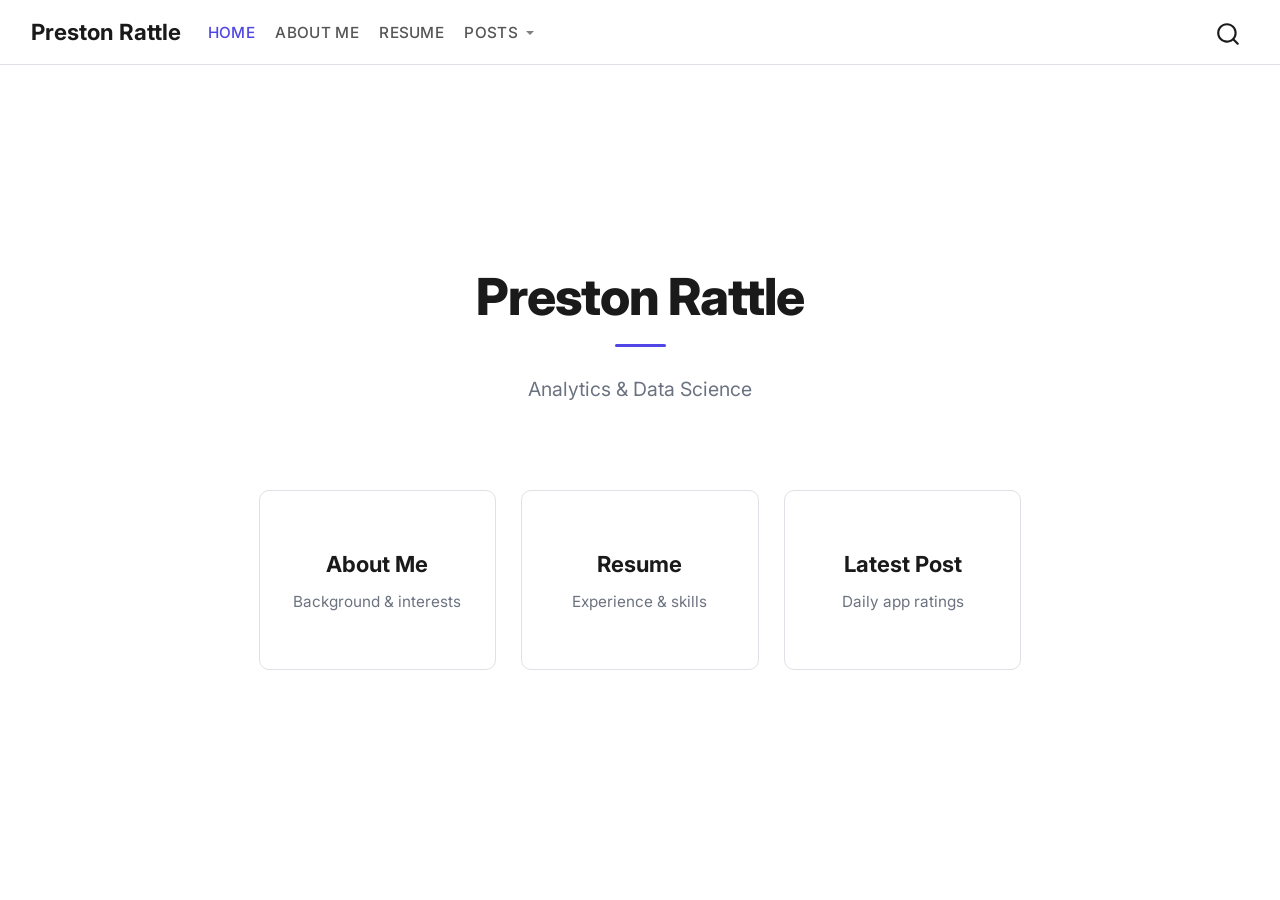
<file: index.html>
<!DOCTYPE html>
<html xmlns="http://www.w3.org/1999/xhtml" lang="en" xml:lang="en"><head>

<meta charset="utf-8">
<meta name="generator" content="quarto-1.10.18">

<meta name="viewport" content="width=device-width, initial-scale=1.0, user-scalable=yes">


<title>Preston Rattle</title>
<style>
/* Default styles provided by pandoc.
** See https://pandoc.org/MANUAL.html#variables-for-html for config info.
*/
span.smallcaps{font-variant: small-caps;}
div.columns{display: flex; gap: 1.5em;}
div.column{flex: auto;}
@media screen {
div.columns{gap: min(4vw, 1.5em);}
div.column{overflow-x: auto;}
}
div.hanging-indent{margin-left: 1.5em; text-indent: -1.5em;}
ul.task-list{list-style: none;}
ul.task-list li input[type="checkbox"] {
  width: 0.8em;
  margin: 0 0.8em 0.2em -1em; /* quarto-specific, see https://github.com/quarto-dev/quarto-cli/issues/4556 */ 
  vertical-align: middle;
}
</style>


<script src="site_libs/quarto-nav/quarto-nav.js"></script>
<script src="site_libs/quarto-nav/headroom.min.js"></script>
<script src="site_libs/clipboard/clipboard.min.js"></script>
<script src="site_libs/quarto-search/autocomplete.umd.js"></script>
<script src="site_libs/quarto-search/fuse.min.js"></script>
<script src="site_libs/quarto-search/quarto-search.js"></script>
<meta name="quarto:offset" content="./">
<script src="site_libs/quarto-html/quarto.js" type="module"></script>
<script src="site_libs/quarto-html/tabsets/tabsets.js" type="module"></script>
<script src="site_libs/quarto-html/popper.min.js"></script>
<script src="site_libs/quarto-html/tippy.umd.min.js"></script>
<script src="site_libs/quarto-html/anchor.min.js"></script>
<link href="site_libs/quarto-html/tippy.css" rel="stylesheet">
<link href="site_libs/quarto-html/quarto-syntax-highlighting-64a204ab8560d761af7679ceaba22944.css" rel="stylesheet" id="quarto-text-highlighting-styles">
<script src="site_libs/bootstrap/bootstrap.min.js"></script>
<link href="site_libs/bootstrap/bootstrap-icons.css" rel="stylesheet">
<link href="site_libs/bootstrap/bootstrap-2f0d343f24569795746555a3f6393ace.min.css" rel="stylesheet" append-hash="true" id="quarto-bootstrap" data-mode="light">
<script id="quarto-search-options" type="application/json">{
  "location": "navbar",
  "copy-button": false,
  "collapse-after": 3,
  "panel-placement": "end",
  "type": "overlay",
  "limit": 50,
  "keyboard-shortcut": [
    "f",
    "/",
    "s"
  ],
  "show-item-context": false,
  "language": {
    "search-no-results-text": "No results",
    "search-matching-documents-text": "matching documents",
    "search-copy-link-title": "Copy link to search",
    "search-hide-matches-text": "Hide additional matches",
    "search-more-match-text": "more match in this document",
    "search-more-matches-text": "more matches in this document",
    "search-clear-button-title": "Clear",
    "search-text-placeholder": "",
    "search-detached-cancel-button-title": "Cancel",
    "search-submit-button-title": "Submit",
    "search-label": "Search"
  }
}</script>
<!-- Google Tag Manager -->
<script>(function(w,d,s,l,i){w[l]=w[l]||[];w[l].push({'gtm.start':
new Date().getTime(),event:'gtm.js'});var f=d.getElementsByTagName(s)[0],
j=d.createElement(s),dl=l!='dataLayer'?'&l='+l:'';j.async=true;j.src=
'https://www.googletagmanager.com/gtm.js?id='+i+dl;f.parentNode.insertBefore(j,f);
})(window,document,'script','dataLayer','GTM-WPG5TZR');</script>
<!-- End Google Tag Manager -->


</head>

<body class="nav-fixed fullcontent quarto-light">

<div id="quarto-search-results"></div>
  <header id="quarto-header" class="headroom fixed-top">
    <nav class="navbar navbar-expand-lg " data-bs-theme="dark">
      <div class="navbar-container container-fluid">
      <div class="navbar-brand-container mx-auto">
    <a class="navbar-brand" href="./index.html">
    <span class="navbar-title">Preston Rattle</span>
    </a>
  </div>
            <div id="quarto-search" class="" title="Search"></div>
          <button class="navbar-toggler" type="button" data-bs-toggle="collapse" data-bs-target="#navbarCollapse" aria-controls="navbarCollapse" role="menu" aria-expanded="false" aria-label="Toggle navigation" onclick="if (window.quartoToggleHeadroom) { window.quartoToggleHeadroom(); }">
  <span class="navbar-toggler-icon"></span>
</button>
          <div class="collapse navbar-collapse" id="navbarCollapse">
            <ul class="navbar-nav navbar-nav-scroll me-auto">
  <li class="nav-item">
    <a class="nav-link active" href="./index.html" aria-current="page"> 
<span class="menu-text">Home</span></a>
  </li>  
  <li class="nav-item">
    <a class="nav-link" href="./about.html"> 
<span class="menu-text">About Me</span></a>
  </li>  
  <li class="nav-item">
    <a class="nav-link" href="./resume.html"> 
<span class="menu-text">Resume</span></a>
  </li>  
  <li class="nav-item dropdown ">
    <a class="nav-link dropdown-toggle" href="#" id="nav-menu-posts" role="link" data-bs-toggle="dropdown" aria-expanded="false">
 <span class="menu-text">Posts</span>
    </a>
    <ul class="dropdown-menu" aria-labelledby="nav-menu-posts">    
        <li>
    <a class="dropdown-item" href="./post2.html">
 <span class="dropdown-text">Latest Post</span></a>
  </li>  
        <li>
    <a class="dropdown-item" href="./posts.html">
 <span class="dropdown-text">All Posts</span></a>
  </li>  
    </ul>
  </li>
</ul>
          </div> <!-- /navcollapse -->
            <div class="quarto-navbar-tools">
</div>
      </div> <!-- /container-fluid -->
    </nav>
</header>
<!-- content -->
<div id="quarto-content" class="quarto-container page-columns page-rows-contents page-layout-article page-navbar">
<!-- sidebar -->
<!-- margin-sidebar -->
    
<!-- main -->
<main class="content" id="quarto-document-content"><header id="title-block-header" class="quarto-title-block"></header>
<script>
  window.dataLayer = window.dataLayer || [];

  (function () {
    var path = window.location.pathname;
    var pageType;

    if (path === '/' || path.endsWith('/index.html')) {
      pageType = 'home';
    } else if (path.includes('about')) {
      pageType = 'about';
    } else if (path.includes('resume')) {
      pageType = 'resume';
    } else if (path.includes('post')) {
      pageType = 'post';
    } else {
      pageType = 'other';
    }

    dataLayer.push({
      'event': 'page_view',
      'page_type': pageType.toLowerCase(),
      'page_title': document.title.toLowerCase(),
      'page_url': window.location.href.toLowerCase()
    });
  })();
</script>
<script>
  window.dataLayer = window.dataLayer || [];

  document.addEventListener('click', function (e) {

    // search_start: user clicks the search icon/button that opens the search bar
    var searchButton = e.target.closest('#quarto-search .aa-DetachedSearchButton');
    if (searchButton) {
      dataLayer.push({ 'event': 'search_start' });
    }

    // search_complete: user clicks a result inside the search results list
    var resultLink = e.target.closest('.aa-Item a');
    if (resultLink) {
      var item = resultLink.closest('.aa-Item');
      var list = item ? item.closest('.aa-List') : null;
      var position = null;
      var resultCount = null;

      if (list) {
        var items = Array.prototype.slice.call(list.querySelectorAll('.aa-Item'));
        position = items.indexOf(item) + 1; // 1-based position
        resultCount = items.length;
      }

      // Page title: a doc-level result carries its own .search-result-title;
      // a grouped sub-section result (.search-result-doc-section) has none and
      // relies on the nearest preceding sibling item for the page it belongs to.
      var pageTitleEl = item ? item.querySelector('.search-result-title') : null;
      var pageTitleItem = item;
      while (!pageTitleEl && pageTitleItem && pageTitleItem.previousElementSibling) {
        pageTitleItem = pageTitleItem.previousElementSibling;
        pageTitleEl = pageTitleItem.querySelector('.search-result-title');
      }
      var resultPage = pageTitleEl ? pageTitleEl.textContent.trim().toLowerCase() : null;

      // Result title: prefer the matched section/heading name when present
      // (e.g. "Education"), falling back to the page title for page-level
      // matches with no specific heading.
      var sectionEl = item ? item.querySelector('.search-result-section') : null;
      var resultTitle = sectionEl
        ? sectionEl.textContent.trim().toLowerCase()
        : (resultPage || resultLink.textContent.trim().toLowerCase());

      var searchInput = document.querySelector('#quarto-search input, .aa-Input');
      var searchTerm = searchInput ? searchInput.value.toLowerCase() : '';

      dataLayer.push({
        'event': 'search_complete',
        'search_term': searchTerm,
        'result_position': position,
        'result_title': resultTitle,
        'result_page': resultPage,
        'result_count': resultCount
      });
    }

  });
</script>
<script>
  window.dataLayer = window.dataLayer || [];

  document.addEventListener('click', function (e) {
    var navLink = e.target.closest('.navbar a');
    if (navLink) {
      dataLayer.push({
        'event': 'click_navigation',
        'text': navLink.textContent.trim().toLowerCase()
      });
    }
  });
</script>
<script>
  window.dataLayer = window.dataLayer || [];

  document.addEventListener('click', function (e) {
    var card = e.target.closest('.home-card');
    if (card) {
      var headlineEl = card.querySelector('.home-card-title');
      var subtitleEl = card.querySelector('.home-card-desc');

      dataLayer.push({
        'event': 'click_home_card',
        'headline': headlineEl ? headlineEl.textContent.trim().toLowerCase() : null,
        'subtitle': subtitleEl ? subtitleEl.textContent.trim().toLowerCase() : null
      });
    }
  });
</script>
<!-- Google Tag Manager (noscript) -->
<noscript><iframe src="https://www.googletagmanager.com/ns.html?id=GTM-WPG5TZR" height="0" width="0" style="display:none;visibility:hidden"></iframe></noscript>
<!-- End Google Tag Manager (noscript) -->




<section id="preston-rattle" class="level1 hero">
<h1>Preston Rattle</h1>
<div class="hero-rule">

</div>
<p>Analytics &amp; Data Science</p>
</section>
<div class="home-cards">
  <a class="home-card" href="./about.html">
    <span class="home-card-title">About Me</span>
    <span class="home-card-desc">Background &amp; interests</span>
  </a>
  <a class="home-card" href="./resume.html">
    <span class="home-card-title">Resume</span>
    <span class="home-card-desc">Experience &amp; skills</span>
  </a>
  <a class="home-card" href="./post2.html">
    <span class="home-card-title">Latest Post</span>
    <span class="home-card-desc">Daily app ratings</span>
  </a>
</div>



</main> <!-- /main -->
<script>
  document.addEventListener('DOMContentLoaded', function () {
    var toggle = document.getElementById('nav-menu-posts');
    if (toggle) {
      toggle.setAttribute('href', './posts.html');
      toggle.removeAttribute('data-bs-toggle');
      toggle.removeAttribute('role');
    }

    var recentPostLink = document.querySelector('a.dropdown-item[href$="post2.html"]');
    if (recentPostLink) {
      var textEl = recentPostLink.querySelector('.dropdown-text');
      if (textEl) {
        textEl.innerHTML =
          '<span class="dropdown-text-primary">Latest Post</span>' +
          '<span class="dropdown-text-secondary">Daily app ratings</span>';
      }
    }
  });
</script>
<script id="quarto-html-after-body" type="application/javascript">
  window.document.addEventListener("DOMContentLoaded", function (event) {
    const icon = "";
    const anchorJS = new window.AnchorJS();
    anchorJS.options = {
      placement: 'right',
      icon: icon
    };
    anchorJS.add('.anchored');
    const isCodeAnnotation = (el) => {
      for (const clz of el.classList) {
        if (clz.startsWith('code-annotation-')) {                     
          return true;
        }
      }
      return false;
    }
    const onCopySuccess = function(e) {
      // button target
      const button = e.trigger;
      // don't keep focus
      button.blur();
      // flash "checked"
      button.classList.add('code-copy-button-checked');
      var currentTitle = button.getAttribute("title");
      button.setAttribute("title", "Copied!");
      let tooltip;
      if (window.bootstrap) {
        button.setAttribute("data-bs-toggle", "tooltip");
        button.setAttribute("data-bs-placement", "left");
        button.setAttribute("data-bs-title", "Copied!");
        tooltip = new bootstrap.Tooltip(button, 
          { trigger: "manual", 
            customClass: "code-copy-button-tooltip",
            offset: [0, -8]});
        tooltip.show();    
      }
      setTimeout(function() {
        if (tooltip) {
          tooltip.hide();
          button.removeAttribute("data-bs-title");
          button.removeAttribute("data-bs-toggle");
          button.removeAttribute("data-bs-placement");
        }
        button.setAttribute("title", currentTitle);
        button.classList.remove('code-copy-button-checked');
      }, 1000);
      // clear code selection
      e.clearSelection();
    }
    const getTextToCopy = function(trigger) {
      const outerScaffold = trigger.parentElement.cloneNode(true);
      const codeEl = outerScaffold.querySelector('code');
      for (const childEl of codeEl.children) {
        if (isCodeAnnotation(childEl)) {
          childEl.remove();
        }
      }
      return codeEl.innerText;
    }
    const clipboard = new window.ClipboardJS('.code-copy-button:not([data-in-quarto-modal])', {
      text: getTextToCopy
    });
    clipboard.on('success', onCopySuccess);
    if (window.document.getElementById('quarto-embedded-source-code-modal')) {
      const clipboardModal = new window.ClipboardJS('.code-copy-button[data-in-quarto-modal]', {
        text: getTextToCopy,
        container: window.document.getElementById('quarto-embedded-source-code-modal')
      });
      clipboardModal.on('success', onCopySuccess);
    }
      var localhostRegex = new RegExp(/^(?:http|https):\/\/localhost\:?[0-9]*\//);
      var mailtoRegex = new RegExp(/^mailto:/);
        var filterRegex = new RegExp('/' + window.location.host + '/');
      var isInternal = (href) => {
          return filterRegex.test(href) || localhostRegex.test(href) || mailtoRegex.test(href);
      }
      // Inspect non-navigation links and adorn them if external
     var links = window.document.querySelectorAll('a[href]:not(.nav-link):not(.navbar-brand):not(.toc-action):not(.sidebar-link):not(.sidebar-item-toggle):not(.pagination-link):not(.no-external):not([aria-hidden]):not(.dropdown-item):not(.quarto-navigation-tool):not(.about-link)');
      for (var i=0; i<links.length; i++) {
        const link = links[i];
        if (!isInternal(link.href)) {
          // undo the damage that might have been done by quarto-nav.js in the case of
          // links that we want to consider external
          if (link.dataset.originalHref !== undefined) {
            link.href = link.dataset.originalHref;
          }
        }
      }
    function tippyHover(el, contentFn, onTriggerFn, onUntriggerFn) {
      const config = {
        allowHTML: true,
        maxWidth: 500,
        delay: 100,
        arrow: false,
        appendTo: function(el) {
            return el.parentElement;
        },
        interactive: true,
        interactiveBorder: 10,
        theme: 'quarto',
        placement: 'bottom-start',
      };
      if (contentFn) {
        config.content = contentFn;
      }
      if (onTriggerFn) {
        config.onTrigger = onTriggerFn;
      }
      if (onUntriggerFn) {
        config.onUntrigger = onUntriggerFn;
      }
      window.tippy(el, config); 
    }
    const noterefs = window.document.querySelectorAll('a[role="doc-noteref"]');
    for (var i=0; i<noterefs.length; i++) {
      const ref = noterefs[i];
      tippyHover(ref, function() {
        // use id or data attribute instead here
        let href = ref.getAttribute('data-footnote-href') || ref.getAttribute('href');
        try { href = new URL(href).hash; } catch {}
        const id = href.replace(/^#\/?/, "");
        const note = window.document.getElementById(id);
        if (note) {
          return note.innerHTML;
        } else {
          return "";
        }
      });
    }
    const xrefs = window.document.querySelectorAll('a.quarto-xref');
    const processXRef = (id, note) => {
      // Strip column container classes
      const stripColumnClz = (el) => {
        el.classList.remove("page-full", "page-columns");
        if (el.children) {
          for (const child of el.children) {
            stripColumnClz(child);
          }
        }
      }
      stripColumnClz(note)
      if (id === null || id.startsWith('sec-')) {
        // Special case sections, only their first couple elements
        const container = document.createElement("div");
        if (note.children && note.children.length > 2) {
          container.appendChild(note.children[0].cloneNode(true));
          for (let i = 1; i < note.children.length; i++) {
            const child = note.children[i];
            if (child.tagName === "P" && child.innerText === "") {
              continue;
            } else {
              container.appendChild(child.cloneNode(true));
              break;
            }
          }
          if (window.Quarto?.typesetMath) {
            window.Quarto.typesetMath(container);
          }
          return container.innerHTML
        } else {
          if (window.Quarto?.typesetMath) {
            window.Quarto.typesetMath(note);
          }
          return note.innerHTML;
        }
      } else {
        // Remove any anchor links if they are present
        const anchorLink = note.querySelector('a.anchorjs-link');
        if (anchorLink) {
          anchorLink.remove();
        }
        if (window.Quarto?.typesetMath) {
          window.Quarto.typesetMath(note);
        }
        if (note.classList.contains("callout")) {
          return note.outerHTML;
        } else {
          return note.innerHTML;
        }
      }
    }
    for (var i=0; i<xrefs.length; i++) {
      const xref = xrefs[i];
      tippyHover(xref, undefined, function(instance) {
        instance.disable();
        let url = xref.getAttribute('href');
        let hash = undefined; 
        if (url.startsWith('#')) {
          hash = url;
        } else {
          try { hash = new URL(url).hash; } catch {}
        }
        if (hash) {
          const id = hash.replace(/^#\/?/, "");
          const note = window.document.getElementById(id);
          if (note !== null) {
            try {
              const html = processXRef(id, note.cloneNode(true));
              instance.setContent(html);
            } finally {
              instance.enable();
              instance.show();
            }
          } else {
            // See if we can fetch this
            fetch(url.split('#')[0])
            .then(res => res.text())
            .then(html => {
              const parser = new DOMParser();
              const htmlDoc = parser.parseFromString(html, "text/html");
              const note = htmlDoc.getElementById(id);
              if (note !== null) {
                const html = processXRef(id, note);
                instance.setContent(html);
              } 
            }).finally(() => {
              instance.enable();
              instance.show();
            });
          }
        } else {
          // See if we can fetch a full url (with no hash to target)
          // This is a special case and we should probably do some content thinning / targeting
          fetch(url)
          .then(res => res.text())
          .then(html => {
            const parser = new DOMParser();
            const htmlDoc = parser.parseFromString(html, "text/html");
            const note = htmlDoc.querySelector('main.content');
            if (note !== null) {
              // This should only happen for chapter cross references
              // (since there is no id in the URL)
              // remove the first header
              if (note.children.length > 0 && note.children[0].tagName === "HEADER") {
                note.children[0].remove();
              }
              const html = processXRef(null, note);
              instance.setContent(html);
            } 
          }).finally(() => {
            instance.enable();
            instance.show();
          });
        }
      }, function(instance) {
      });
    }
        let selectedAnnoteEl;
        const selectorForAnnotation = ( cell, annotation) => {
          let cellAttr = 'data-code-cell="' + cell + '"';
          let lineAttr = 'data-code-annotation="' +  annotation + '"';
          const selector = 'span[' + cellAttr + '][' + lineAttr + ']';
          return selector;
        }
        const selectCodeLines = (annoteEl) => {
          const doc = window.document;
          const targetCell = annoteEl.getAttribute("data-target-cell");
          const targetAnnotation = annoteEl.getAttribute("data-target-annotation");
          const annoteSpan = window.document.querySelector(selectorForAnnotation(targetCell, targetAnnotation));
          const lines = annoteSpan.getAttribute("data-code-lines").split(",");
          const lineIds = lines.map((line) => {
            return targetCell + "-" + line;
          })
          let top = null;
          let height = null;
          let parent = null;
          if (lineIds.length > 0) {
              //compute the position of the single el (top and bottom and make a div)
              const el = window.document.getElementById(lineIds[0]);
              top = el.offsetTop;
              height = el.offsetHeight;
              parent = el.parentElement.parentElement;
            if (lineIds.length > 1) {
              const lastEl = window.document.getElementById(lineIds[lineIds.length - 1]);
              const bottom = lastEl.offsetTop + lastEl.offsetHeight;
              height = bottom - top;
            }
            if (top !== null && height !== null && parent !== null) {
              // cook up a div (if necessary) and position it 
              let div = window.document.getElementById("code-annotation-line-highlight");
              if (div === null) {
                div = window.document.createElement("div");
                div.setAttribute("id", "code-annotation-line-highlight");
                div.style.position = 'absolute';
                parent.appendChild(div);
              }
              div.style.top = top - 2 + "px";
              div.style.height = height + 4 + "px";
              div.style.left = 0;
              let gutterDiv = window.document.getElementById("code-annotation-line-highlight-gutter");
              if (gutterDiv === null) {
                gutterDiv = window.document.createElement("div");
                gutterDiv.setAttribute("id", "code-annotation-line-highlight-gutter");
                gutterDiv.style.position = 'absolute';
                const codeCell = window.document.getElementById(targetCell);
                const gutter = codeCell.querySelector('.code-annotation-gutter');
                gutter.appendChild(gutterDiv);
              }
              gutterDiv.style.top = top - 2 + "px";
              gutterDiv.style.height = height + 4 + "px";
            }
            selectedAnnoteEl = annoteEl;
          }
        };
        const unselectCodeLines = () => {
          const elementsIds = ["code-annotation-line-highlight", "code-annotation-line-highlight-gutter"];
          elementsIds.forEach((elId) => {
            const div = window.document.getElementById(elId);
            if (div) {
              div.remove();
            }
          });
          selectedAnnoteEl = undefined;
        };
          // Handle positioning of the toggle
      window.addEventListener(
        "resize",
        throttle(() => {
          elRect = undefined;
          if (selectedAnnoteEl) {
            selectCodeLines(selectedAnnoteEl);
          }
        }, 10)
      );
      function throttle(fn, ms) {
      let throttle = false;
      let timer;
        return (...args) => {
          if(!throttle) { // first call gets through
              fn.apply(this, args);
              throttle = true;
          } else { // all the others get throttled
              if(timer) clearTimeout(timer); // cancel #2
              timer = setTimeout(() => {
                fn.apply(this, args);
                timer = throttle = false;
              }, ms);
          }
        };
      }
        // Attach click handler to the DT
        const annoteDls = window.document.querySelectorAll('dt[data-target-cell]');
        for (const annoteDlNode of annoteDls) {
          annoteDlNode.addEventListener('click', (event) => {
            const clickedEl = event.target;
            if (clickedEl !== selectedAnnoteEl) {
              unselectCodeLines();
              const activeEl = window.document.querySelector('dt[data-target-cell].code-annotation-active');
              if (activeEl) {
                activeEl.classList.remove('code-annotation-active');
              }
              selectCodeLines(clickedEl);
              clickedEl.classList.add('code-annotation-active');
            } else {
              // Unselect the line
              unselectCodeLines();
              clickedEl.classList.remove('code-annotation-active');
            }
          });
        }
    const findCites = (el) => {
      const parentEl = el.parentElement;
      if (parentEl) {
        const cites = parentEl.dataset.cites;
        if (cites) {
          return {
            el,
            cites: cites.split(' ')
          };
        } else {
          return findCites(el.parentElement)
        }
      } else {
        return undefined;
      }
    };
    var bibliorefs = window.document.querySelectorAll('a[role="doc-biblioref"]');
    for (var i=0; i<bibliorefs.length; i++) {
      const ref = bibliorefs[i];
      const citeInfo = findCites(ref);
      if (citeInfo) {
        tippyHover(citeInfo.el, function() {
          var popup = window.document.createElement('div');
          citeInfo.cites.forEach(function(cite) {
            var citeDiv = window.document.createElement('div');
            citeDiv.classList.add('hanging-indent');
            citeDiv.classList.add('csl-entry');
            var biblioDiv = window.document.getElementById('ref-' + cite);
            if (biblioDiv) {
              citeDiv.innerHTML = biblioDiv.innerHTML;
            }
            popup.appendChild(citeDiv);
          });
          return popup.innerHTML;
        });
      }
    }
  });
  </script>
</div> <!-- /content -->




</body></html>
</file>
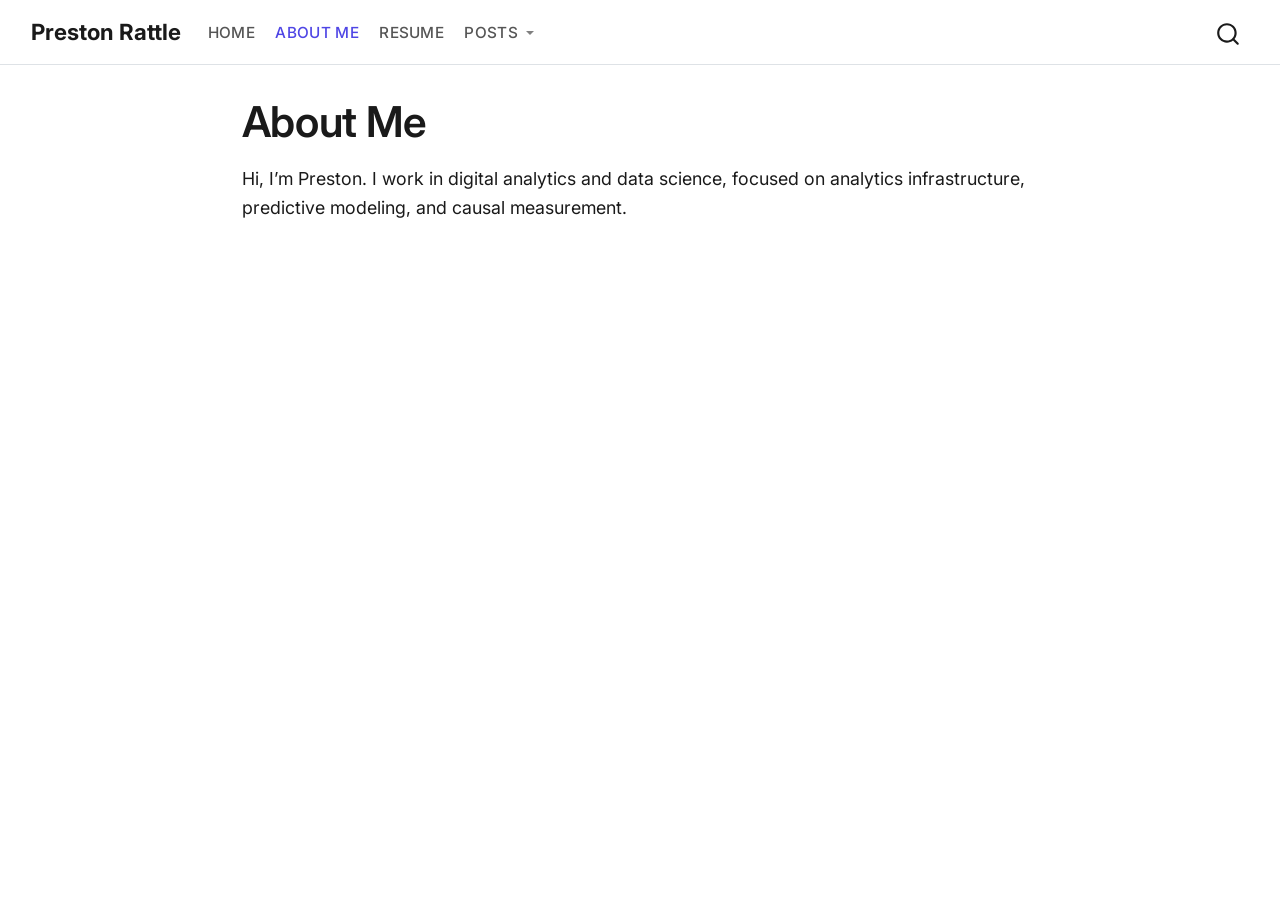
<file: about.html>
<!DOCTYPE html>
<html xmlns="http://www.w3.org/1999/xhtml" lang="en" xml:lang="en"><head>

<meta charset="utf-8">
<meta name="generator" content="quarto-1.10.18">

<meta name="viewport" content="width=device-width, initial-scale=1.0, user-scalable=yes">


<title>About Me – Preston Rattle</title>
<style>
/* Default styles provided by pandoc.
** See https://pandoc.org/MANUAL.html#variables-for-html for config info.
*/
span.smallcaps{font-variant: small-caps;}
div.columns{display: flex; gap: 1.5em;}
div.column{flex: auto;}
@media screen {
div.columns{gap: min(4vw, 1.5em);}
div.column{overflow-x: auto;}
}
div.hanging-indent{margin-left: 1.5em; text-indent: -1.5em;}
ul.task-list{list-style: none;}
ul.task-list li input[type="checkbox"] {
  width: 0.8em;
  margin: 0 0.8em 0.2em -1em; /* quarto-specific, see https://github.com/quarto-dev/quarto-cli/issues/4556 */ 
  vertical-align: middle;
}
</style>


<script src="site_libs/quarto-nav/quarto-nav.js"></script>
<script src="site_libs/quarto-nav/headroom.min.js"></script>
<script src="site_libs/clipboard/clipboard.min.js"></script>
<script src="site_libs/quarto-search/autocomplete.umd.js"></script>
<script src="site_libs/quarto-search/fuse.min.js"></script>
<script src="site_libs/quarto-search/quarto-search.js"></script>
<meta name="quarto:offset" content="./">
<script src="site_libs/quarto-html/quarto.js" type="module"></script>
<script src="site_libs/quarto-html/tabsets/tabsets.js" type="module"></script>
<script src="site_libs/quarto-html/popper.min.js"></script>
<script src="site_libs/quarto-html/tippy.umd.min.js"></script>
<script src="site_libs/quarto-html/anchor.min.js"></script>
<link href="site_libs/quarto-html/tippy.css" rel="stylesheet">
<link href="site_libs/quarto-html/quarto-syntax-highlighting-64a204ab8560d761af7679ceaba22944.css" rel="stylesheet" id="quarto-text-highlighting-styles">
<script src="site_libs/bootstrap/bootstrap.min.js"></script>
<link href="site_libs/bootstrap/bootstrap-icons.css" rel="stylesheet">
<link href="site_libs/bootstrap/bootstrap-2f0d343f24569795746555a3f6393ace.min.css" rel="stylesheet" append-hash="true" id="quarto-bootstrap" data-mode="light">
<script id="quarto-search-options" type="application/json">{
  "location": "navbar",
  "copy-button": false,
  "collapse-after": 3,
  "panel-placement": "end",
  "type": "overlay",
  "limit": 50,
  "keyboard-shortcut": [
    "f",
    "/",
    "s"
  ],
  "show-item-context": false,
  "language": {
    "search-no-results-text": "No results",
    "search-matching-documents-text": "matching documents",
    "search-copy-link-title": "Copy link to search",
    "search-hide-matches-text": "Hide additional matches",
    "search-more-match-text": "more match in this document",
    "search-more-matches-text": "more matches in this document",
    "search-clear-button-title": "Clear",
    "search-text-placeholder": "",
    "search-detached-cancel-button-title": "Cancel",
    "search-submit-button-title": "Submit",
    "search-label": "Search"
  }
}</script>
<!-- Google Tag Manager -->
<script>(function(w,d,s,l,i){w[l]=w[l]||[];w[l].push({'gtm.start':
new Date().getTime(),event:'gtm.js'});var f=d.getElementsByTagName(s)[0],
j=d.createElement(s),dl=l!='dataLayer'?'&l='+l:'';j.async=true;j.src=
'https://www.googletagmanager.com/gtm.js?id='+i+dl;f.parentNode.insertBefore(j,f);
})(window,document,'script','dataLayer','GTM-WPG5TZR');</script>
<!-- End Google Tag Manager -->


</head>

<body class="nav-fixed fullcontent quarto-light">

<div id="quarto-search-results"></div>
  <header id="quarto-header" class="headroom fixed-top">
    <nav class="navbar navbar-expand-lg " data-bs-theme="dark">
      <div class="navbar-container container-fluid">
      <div class="navbar-brand-container mx-auto">
    <a class="navbar-brand" href="./index.html">
    <span class="navbar-title">Preston Rattle</span>
    </a>
  </div>
            <div id="quarto-search" class="" title="Search"></div>
          <button class="navbar-toggler" type="button" data-bs-toggle="collapse" data-bs-target="#navbarCollapse" aria-controls="navbarCollapse" role="menu" aria-expanded="false" aria-label="Toggle navigation" onclick="if (window.quartoToggleHeadroom) { window.quartoToggleHeadroom(); }">
  <span class="navbar-toggler-icon"></span>
</button>
          <div class="collapse navbar-collapse" id="navbarCollapse">
            <ul class="navbar-nav navbar-nav-scroll me-auto">
  <li class="nav-item">
    <a class="nav-link" href="./index.html"> 
<span class="menu-text">Home</span></a>
  </li>  
  <li class="nav-item">
    <a class="nav-link active" href="./about.html" aria-current="page"> 
<span class="menu-text">About Me</span></a>
  </li>  
  <li class="nav-item">
    <a class="nav-link" href="./resume.html"> 
<span class="menu-text">Resume</span></a>
  </li>  
  <li class="nav-item dropdown ">
    <a class="nav-link dropdown-toggle" href="#" id="nav-menu-posts" role="link" data-bs-toggle="dropdown" aria-expanded="false">
 <span class="menu-text">Posts</span>
    </a>
    <ul class="dropdown-menu" aria-labelledby="nav-menu-posts">    
        <li>
    <a class="dropdown-item" href="./post2.html">
 <span class="dropdown-text">Latest Post</span></a>
  </li>  
        <li>
    <a class="dropdown-item" href="./posts.html">
 <span class="dropdown-text">All Posts</span></a>
  </li>  
    </ul>
  </li>
</ul>
          </div> <!-- /navcollapse -->
            <div class="quarto-navbar-tools">
</div>
      </div> <!-- /container-fluid -->
    </nav>
</header>
<!-- content -->
<div id="quarto-content" class="quarto-container page-columns page-rows-contents page-layout-article page-navbar">
<!-- sidebar -->
<!-- margin-sidebar -->
    
<!-- main -->
<main class="content" id="quarto-document-content">
<script>
  window.dataLayer = window.dataLayer || [];

  (function () {
    var path = window.location.pathname;
    var pageType;

    if (path === '/' || path.endsWith('/index.html')) {
      pageType = 'home';
    } else if (path.includes('about')) {
      pageType = 'about';
    } else if (path.includes('resume')) {
      pageType = 'resume';
    } else if (path.includes('post')) {
      pageType = 'post';
    } else {
      pageType = 'other';
    }

    dataLayer.push({
      'event': 'page_view',
      'page_type': pageType.toLowerCase(),
      'page_title': document.title.toLowerCase(),
      'page_url': window.location.href.toLowerCase()
    });
  })();
</script>
<script>
  window.dataLayer = window.dataLayer || [];

  document.addEventListener('click', function (e) {

    // search_start: user clicks the search icon/button that opens the search bar
    var searchButton = e.target.closest('#quarto-search .aa-DetachedSearchButton');
    if (searchButton) {
      dataLayer.push({ 'event': 'search_start' });
    }

    // search_complete: user clicks a result inside the search results list
    var resultLink = e.target.closest('.aa-Item a');
    if (resultLink) {
      var item = resultLink.closest('.aa-Item');
      var list = item ? item.closest('.aa-List') : null;
      var position = null;
      var resultCount = null;

      if (list) {
        var items = Array.prototype.slice.call(list.querySelectorAll('.aa-Item'));
        position = items.indexOf(item) + 1; // 1-based position
        resultCount = items.length;
      }

      // Page title: a doc-level result carries its own .search-result-title;
      // a grouped sub-section result (.search-result-doc-section) has none and
      // relies on the nearest preceding sibling item for the page it belongs to.
      var pageTitleEl = item ? item.querySelector('.search-result-title') : null;
      var pageTitleItem = item;
      while (!pageTitleEl && pageTitleItem && pageTitleItem.previousElementSibling) {
        pageTitleItem = pageTitleItem.previousElementSibling;
        pageTitleEl = pageTitleItem.querySelector('.search-result-title');
      }
      var resultPage = pageTitleEl ? pageTitleEl.textContent.trim().toLowerCase() : null;

      // Result title: prefer the matched section/heading name when present
      // (e.g. "Education"), falling back to the page title for page-level
      // matches with no specific heading.
      var sectionEl = item ? item.querySelector('.search-result-section') : null;
      var resultTitle = sectionEl
        ? sectionEl.textContent.trim().toLowerCase()
        : (resultPage || resultLink.textContent.trim().toLowerCase());

      var searchInput = document.querySelector('#quarto-search input, .aa-Input');
      var searchTerm = searchInput ? searchInput.value.toLowerCase() : '';

      dataLayer.push({
        'event': 'search_complete',
        'search_term': searchTerm,
        'result_position': position,
        'result_title': resultTitle,
        'result_page': resultPage,
        'result_count': resultCount
      });
    }

  });
</script>
<script>
  window.dataLayer = window.dataLayer || [];

  document.addEventListener('click', function (e) {
    var navLink = e.target.closest('.navbar a');
    if (navLink) {
      dataLayer.push({
        'event': 'click_navigation',
        'text': navLink.textContent.trim().toLowerCase()
      });
    }
  });
</script>
<script>
  window.dataLayer = window.dataLayer || [];

  document.addEventListener('click', function (e) {
    var card = e.target.closest('.home-card');
    if (card) {
      var headlineEl = card.querySelector('.home-card-title');
      var subtitleEl = card.querySelector('.home-card-desc');

      dataLayer.push({
        'event': 'click_home_card',
        'headline': headlineEl ? headlineEl.textContent.trim().toLowerCase() : null,
        'subtitle': subtitleEl ? subtitleEl.textContent.trim().toLowerCase() : null
      });
    }
  });
</script>
<!-- Google Tag Manager (noscript) -->
<noscript><iframe src="https://www.googletagmanager.com/ns.html?id=GTM-WPG5TZR" height="0" width="0" style="display:none;visibility:hidden"></iframe></noscript>
<!-- End Google Tag Manager (noscript) -->

<header id="title-block-header" class="quarto-title-block default">
<div class="quarto-title">
<h1 class="title">About Me</h1>
</div>



<div class="quarto-title-meta">

    
  
    
  </div>
  


</header>


<p>Hi, I’m Preston. I work in digital analytics and data science, focused on analytics infrastructure, predictive modeling, and causal measurement.</p>



</main> <!-- /main -->
<script>
  document.addEventListener('DOMContentLoaded', function () {
    var toggle = document.getElementById('nav-menu-posts');
    if (toggle) {
      toggle.setAttribute('href', './posts.html');
      toggle.removeAttribute('data-bs-toggle');
      toggle.removeAttribute('role');
    }

    var recentPostLink = document.querySelector('a.dropdown-item[href$="post2.html"]');
    if (recentPostLink) {
      var textEl = recentPostLink.querySelector('.dropdown-text');
      if (textEl) {
        textEl.innerHTML =
          '<span class="dropdown-text-primary">Latest Post</span>' +
          '<span class="dropdown-text-secondary">Daily app ratings</span>';
      }
    }
  });
</script>
<script id="quarto-html-after-body" type="application/javascript">
  window.document.addEventListener("DOMContentLoaded", function (event) {
    const icon = "";
    const anchorJS = new window.AnchorJS();
    anchorJS.options = {
      placement: 'right',
      icon: icon
    };
    anchorJS.add('.anchored');
    const isCodeAnnotation = (el) => {
      for (const clz of el.classList) {
        if (clz.startsWith('code-annotation-')) {                     
          return true;
        }
      }
      return false;
    }
    const onCopySuccess = function(e) {
      // button target
      const button = e.trigger;
      // don't keep focus
      button.blur();
      // flash "checked"
      button.classList.add('code-copy-button-checked');
      var currentTitle = button.getAttribute("title");
      button.setAttribute("title", "Copied!");
      let tooltip;
      if (window.bootstrap) {
        button.setAttribute("data-bs-toggle", "tooltip");
        button.setAttribute("data-bs-placement", "left");
        button.setAttribute("data-bs-title", "Copied!");
        tooltip = new bootstrap.Tooltip(button, 
          { trigger: "manual", 
            customClass: "code-copy-button-tooltip",
            offset: [0, -8]});
        tooltip.show();    
      }
      setTimeout(function() {
        if (tooltip) {
          tooltip.hide();
          button.removeAttribute("data-bs-title");
          button.removeAttribute("data-bs-toggle");
          button.removeAttribute("data-bs-placement");
        }
        button.setAttribute("title", currentTitle);
        button.classList.remove('code-copy-button-checked');
      }, 1000);
      // clear code selection
      e.clearSelection();
    }
    const getTextToCopy = function(trigger) {
      const outerScaffold = trigger.parentElement.cloneNode(true);
      const codeEl = outerScaffold.querySelector('code');
      for (const childEl of codeEl.children) {
        if (isCodeAnnotation(childEl)) {
          childEl.remove();
        }
      }
      return codeEl.innerText;
    }
    const clipboard = new window.ClipboardJS('.code-copy-button:not([data-in-quarto-modal])', {
      text: getTextToCopy
    });
    clipboard.on('success', onCopySuccess);
    if (window.document.getElementById('quarto-embedded-source-code-modal')) {
      const clipboardModal = new window.ClipboardJS('.code-copy-button[data-in-quarto-modal]', {
        text: getTextToCopy,
        container: window.document.getElementById('quarto-embedded-source-code-modal')
      });
      clipboardModal.on('success', onCopySuccess);
    }
      var localhostRegex = new RegExp(/^(?:http|https):\/\/localhost\:?[0-9]*\//);
      var mailtoRegex = new RegExp(/^mailto:/);
        var filterRegex = new RegExp('/' + window.location.host + '/');
      var isInternal = (href) => {
          return filterRegex.test(href) || localhostRegex.test(href) || mailtoRegex.test(href);
      }
      // Inspect non-navigation links and adorn them if external
     var links = window.document.querySelectorAll('a[href]:not(.nav-link):not(.navbar-brand):not(.toc-action):not(.sidebar-link):not(.sidebar-item-toggle):not(.pagination-link):not(.no-external):not([aria-hidden]):not(.dropdown-item):not(.quarto-navigation-tool):not(.about-link)');
      for (var i=0; i<links.length; i++) {
        const link = links[i];
        if (!isInternal(link.href)) {
          // undo the damage that might have been done by quarto-nav.js in the case of
          // links that we want to consider external
          if (link.dataset.originalHref !== undefined) {
            link.href = link.dataset.originalHref;
          }
        }
      }
    function tippyHover(el, contentFn, onTriggerFn, onUntriggerFn) {
      const config = {
        allowHTML: true,
        maxWidth: 500,
        delay: 100,
        arrow: false,
        appendTo: function(el) {
            return el.parentElement;
        },
        interactive: true,
        interactiveBorder: 10,
        theme: 'quarto',
        placement: 'bottom-start',
      };
      if (contentFn) {
        config.content = contentFn;
      }
      if (onTriggerFn) {
        config.onTrigger = onTriggerFn;
      }
      if (onUntriggerFn) {
        config.onUntrigger = onUntriggerFn;
      }
      window.tippy(el, config); 
    }
    const noterefs = window.document.querySelectorAll('a[role="doc-noteref"]');
    for (var i=0; i<noterefs.length; i++) {
      const ref = noterefs[i];
      tippyHover(ref, function() {
        // use id or data attribute instead here
        let href = ref.getAttribute('data-footnote-href') || ref.getAttribute('href');
        try { href = new URL(href).hash; } catch {}
        const id = href.replace(/^#\/?/, "");
        const note = window.document.getElementById(id);
        if (note) {
          return note.innerHTML;
        } else {
          return "";
        }
      });
    }
    const xrefs = window.document.querySelectorAll('a.quarto-xref');
    const processXRef = (id, note) => {
      // Strip column container classes
      const stripColumnClz = (el) => {
        el.classList.remove("page-full", "page-columns");
        if (el.children) {
          for (const child of el.children) {
            stripColumnClz(child);
          }
        }
      }
      stripColumnClz(note)
      if (id === null || id.startsWith('sec-')) {
        // Special case sections, only their first couple elements
        const container = document.createElement("div");
        if (note.children && note.children.length > 2) {
          container.appendChild(note.children[0].cloneNode(true));
          for (let i = 1; i < note.children.length; i++) {
            const child = note.children[i];
            if (child.tagName === "P" && child.innerText === "") {
              continue;
            } else {
              container.appendChild(child.cloneNode(true));
              break;
            }
          }
          if (window.Quarto?.typesetMath) {
            window.Quarto.typesetMath(container);
          }
          return container.innerHTML
        } else {
          if (window.Quarto?.typesetMath) {
            window.Quarto.typesetMath(note);
          }
          return note.innerHTML;
        }
      } else {
        // Remove any anchor links if they are present
        const anchorLink = note.querySelector('a.anchorjs-link');
        if (anchorLink) {
          anchorLink.remove();
        }
        if (window.Quarto?.typesetMath) {
          window.Quarto.typesetMath(note);
        }
        if (note.classList.contains("callout")) {
          return note.outerHTML;
        } else {
          return note.innerHTML;
        }
      }
    }
    for (var i=0; i<xrefs.length; i++) {
      const xref = xrefs[i];
      tippyHover(xref, undefined, function(instance) {
        instance.disable();
        let url = xref.getAttribute('href');
        let hash = undefined; 
        if (url.startsWith('#')) {
          hash = url;
        } else {
          try { hash = new URL(url).hash; } catch {}
        }
        if (hash) {
          const id = hash.replace(/^#\/?/, "");
          const note = window.document.getElementById(id);
          if (note !== null) {
            try {
              const html = processXRef(id, note.cloneNode(true));
              instance.setContent(html);
            } finally {
              instance.enable();
              instance.show();
            }
          } else {
            // See if we can fetch this
            fetch(url.split('#')[0])
            .then(res => res.text())
            .then(html => {
              const parser = new DOMParser();
              const htmlDoc = parser.parseFromString(html, "text/html");
              const note = htmlDoc.getElementById(id);
              if (note !== null) {
                const html = processXRef(id, note);
                instance.setContent(html);
              } 
            }).finally(() => {
              instance.enable();
              instance.show();
            });
          }
        } else {
          // See if we can fetch a full url (with no hash to target)
          // This is a special case and we should probably do some content thinning / targeting
          fetch(url)
          .then(res => res.text())
          .then(html => {
            const parser = new DOMParser();
            const htmlDoc = parser.parseFromString(html, "text/html");
            const note = htmlDoc.querySelector('main.content');
            if (note !== null) {
              // This should only happen for chapter cross references
              // (since there is no id in the URL)
              // remove the first header
              if (note.children.length > 0 && note.children[0].tagName === "HEADER") {
                note.children[0].remove();
              }
              const html = processXRef(null, note);
              instance.setContent(html);
            } 
          }).finally(() => {
            instance.enable();
            instance.show();
          });
        }
      }, function(instance) {
      });
    }
        let selectedAnnoteEl;
        const selectorForAnnotation = ( cell, annotation) => {
          let cellAttr = 'data-code-cell="' + cell + '"';
          let lineAttr = 'data-code-annotation="' +  annotation + '"';
          const selector = 'span[' + cellAttr + '][' + lineAttr + ']';
          return selector;
        }
        const selectCodeLines = (annoteEl) => {
          const doc = window.document;
          const targetCell = annoteEl.getAttribute("data-target-cell");
          const targetAnnotation = annoteEl.getAttribute("data-target-annotation");
          const annoteSpan = window.document.querySelector(selectorForAnnotation(targetCell, targetAnnotation));
          const lines = annoteSpan.getAttribute("data-code-lines").split(",");
          const lineIds = lines.map((line) => {
            return targetCell + "-" + line;
          })
          let top = null;
          let height = null;
          let parent = null;
          if (lineIds.length > 0) {
              //compute the position of the single el (top and bottom and make a div)
              const el = window.document.getElementById(lineIds[0]);
              top = el.offsetTop;
              height = el.offsetHeight;
              parent = el.parentElement.parentElement;
            if (lineIds.length > 1) {
              const lastEl = window.document.getElementById(lineIds[lineIds.length - 1]);
              const bottom = lastEl.offsetTop + lastEl.offsetHeight;
              height = bottom - top;
            }
            if (top !== null && height !== null && parent !== null) {
              // cook up a div (if necessary) and position it 
              let div = window.document.getElementById("code-annotation-line-highlight");
              if (div === null) {
                div = window.document.createElement("div");
                div.setAttribute("id", "code-annotation-line-highlight");
                div.style.position = 'absolute';
                parent.appendChild(div);
              }
              div.style.top = top - 2 + "px";
              div.style.height = height + 4 + "px";
              div.style.left = 0;
              let gutterDiv = window.document.getElementById("code-annotation-line-highlight-gutter");
              if (gutterDiv === null) {
                gutterDiv = window.document.createElement("div");
                gutterDiv.setAttribute("id", "code-annotation-line-highlight-gutter");
                gutterDiv.style.position = 'absolute';
                const codeCell = window.document.getElementById(targetCell);
                const gutter = codeCell.querySelector('.code-annotation-gutter');
                gutter.appendChild(gutterDiv);
              }
              gutterDiv.style.top = top - 2 + "px";
              gutterDiv.style.height = height + 4 + "px";
            }
            selectedAnnoteEl = annoteEl;
          }
        };
        const unselectCodeLines = () => {
          const elementsIds = ["code-annotation-line-highlight", "code-annotation-line-highlight-gutter"];
          elementsIds.forEach((elId) => {
            const div = window.document.getElementById(elId);
            if (div) {
              div.remove();
            }
          });
          selectedAnnoteEl = undefined;
        };
          // Handle positioning of the toggle
      window.addEventListener(
        "resize",
        throttle(() => {
          elRect = undefined;
          if (selectedAnnoteEl) {
            selectCodeLines(selectedAnnoteEl);
          }
        }, 10)
      );
      function throttle(fn, ms) {
      let throttle = false;
      let timer;
        return (...args) => {
          if(!throttle) { // first call gets through
              fn.apply(this, args);
              throttle = true;
          } else { // all the others get throttled
              if(timer) clearTimeout(timer); // cancel #2
              timer = setTimeout(() => {
                fn.apply(this, args);
                timer = throttle = false;
              }, ms);
          }
        };
      }
        // Attach click handler to the DT
        const annoteDls = window.document.querySelectorAll('dt[data-target-cell]');
        for (const annoteDlNode of annoteDls) {
          annoteDlNode.addEventListener('click', (event) => {
            const clickedEl = event.target;
            if (clickedEl !== selectedAnnoteEl) {
              unselectCodeLines();
              const activeEl = window.document.querySelector('dt[data-target-cell].code-annotation-active');
              if (activeEl) {
                activeEl.classList.remove('code-annotation-active');
              }
              selectCodeLines(clickedEl);
              clickedEl.classList.add('code-annotation-active');
            } else {
              // Unselect the line
              unselectCodeLines();
              clickedEl.classList.remove('code-annotation-active');
            }
          });
        }
    const findCites = (el) => {
      const parentEl = el.parentElement;
      if (parentEl) {
        const cites = parentEl.dataset.cites;
        if (cites) {
          return {
            el,
            cites: cites.split(' ')
          };
        } else {
          return findCites(el.parentElement)
        }
      } else {
        return undefined;
      }
    };
    var bibliorefs = window.document.querySelectorAll('a[role="doc-biblioref"]');
    for (var i=0; i<bibliorefs.length; i++) {
      const ref = bibliorefs[i];
      const citeInfo = findCites(ref);
      if (citeInfo) {
        tippyHover(citeInfo.el, function() {
          var popup = window.document.createElement('div');
          citeInfo.cites.forEach(function(cite) {
            var citeDiv = window.document.createElement('div');
            citeDiv.classList.add('hanging-indent');
            citeDiv.classList.add('csl-entry');
            var biblioDiv = window.document.getElementById('ref-' + cite);
            if (biblioDiv) {
              citeDiv.innerHTML = biblioDiv.innerHTML;
            }
            popup.appendChild(citeDiv);
          });
          return popup.innerHTML;
        });
      }
    }
  });
  </script>
</div> <!-- /content -->




</body></html>
</file>
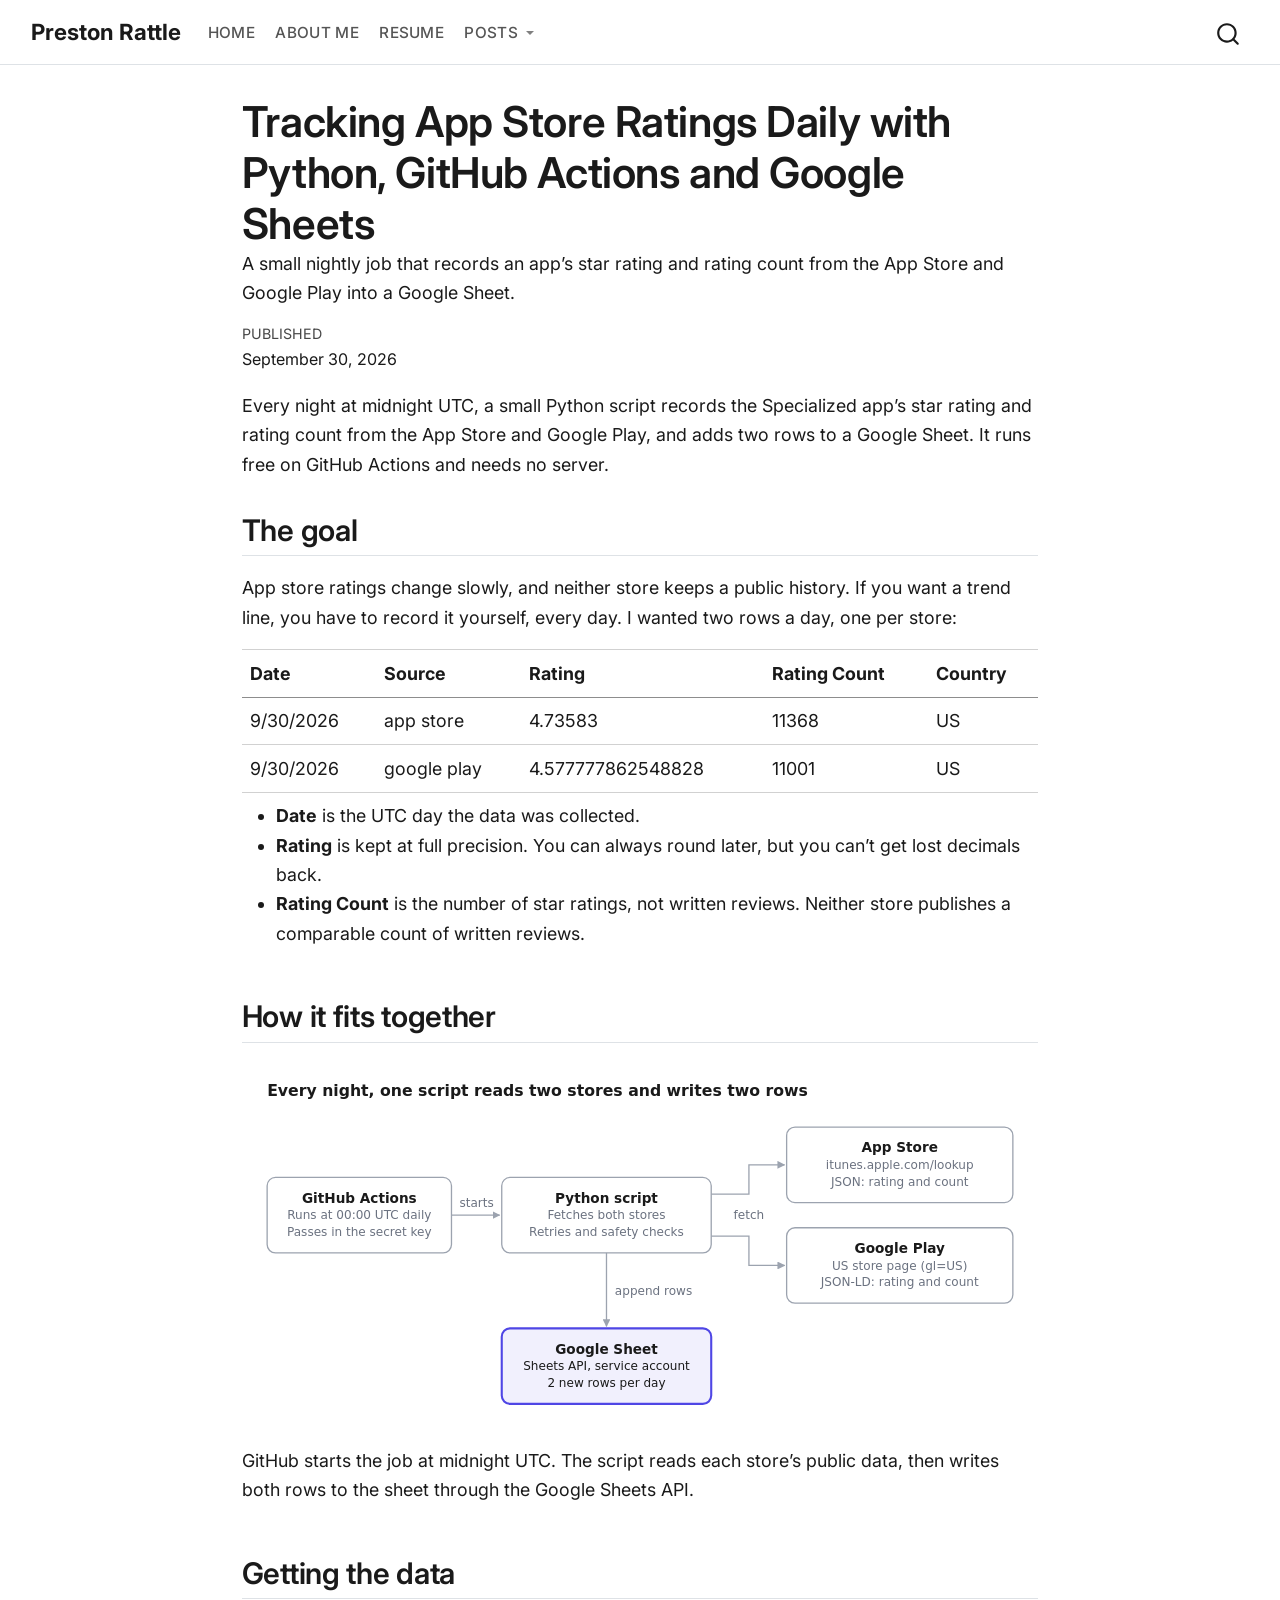
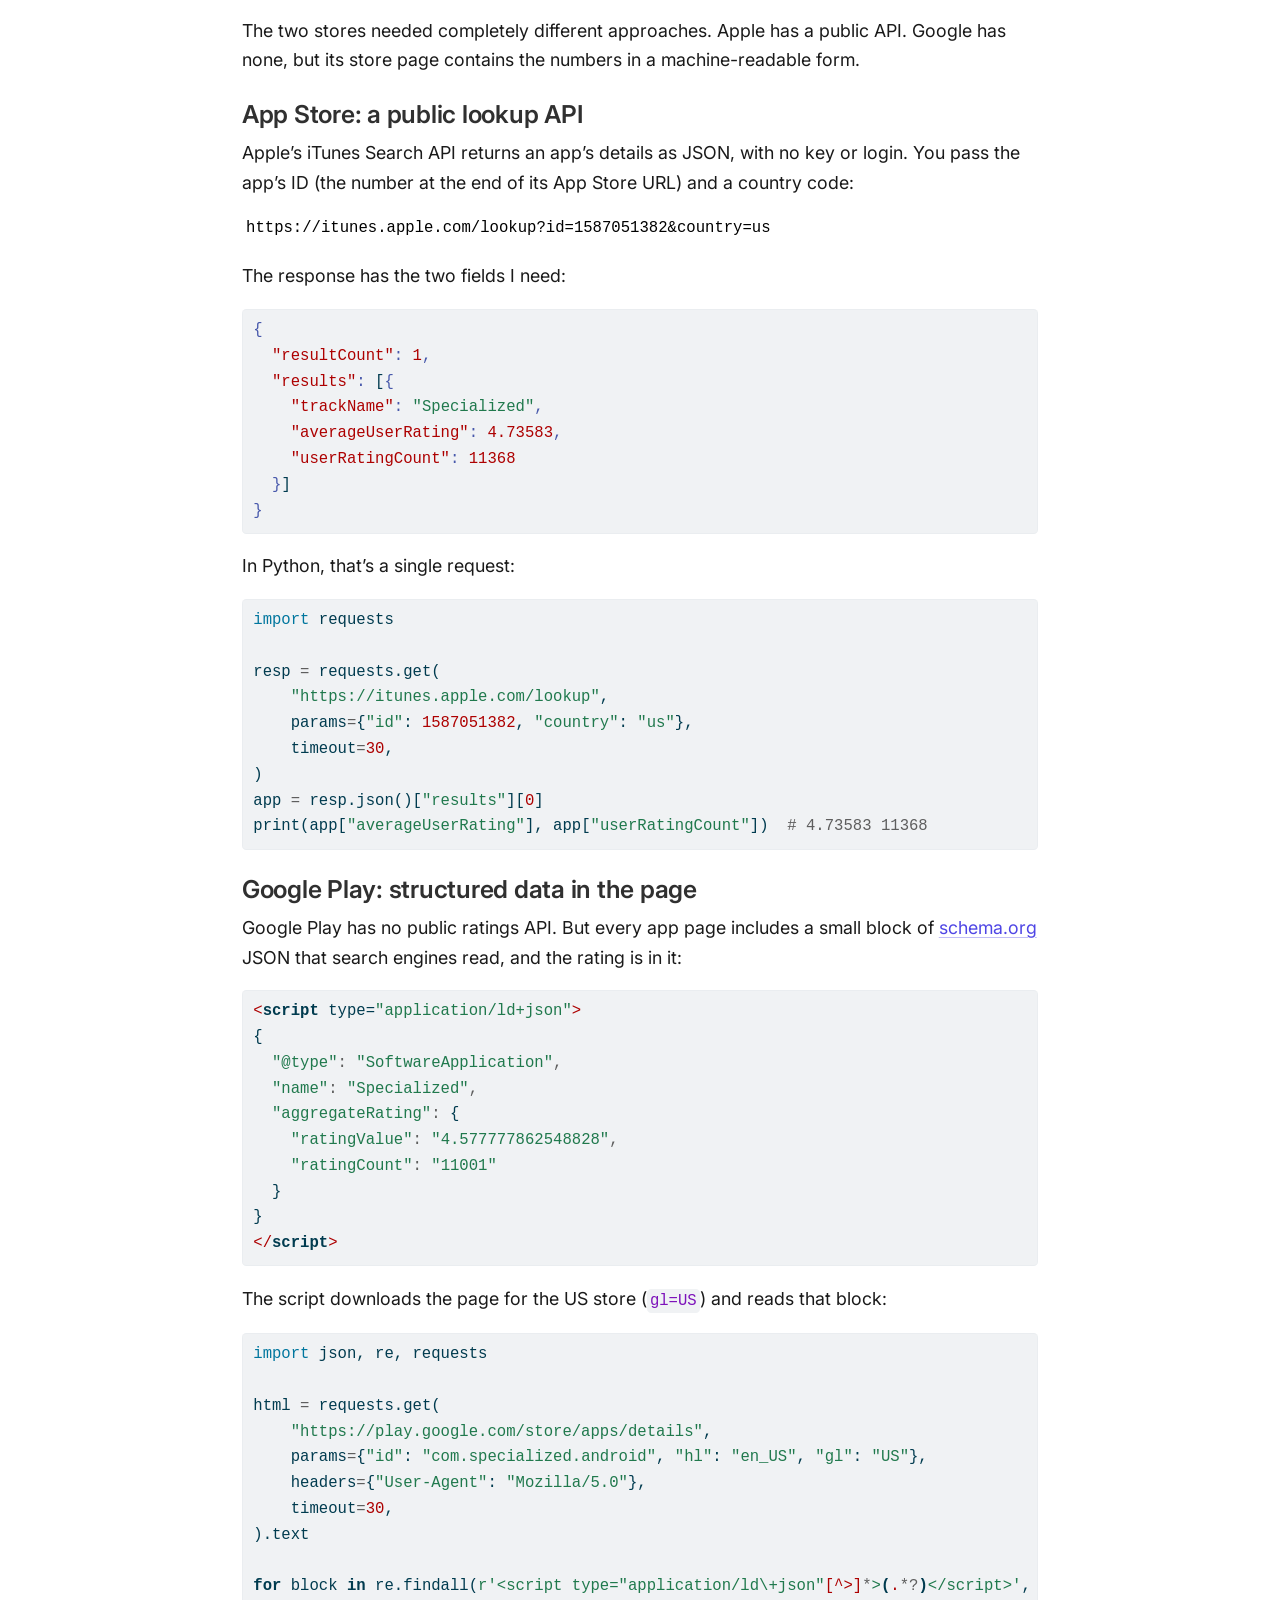
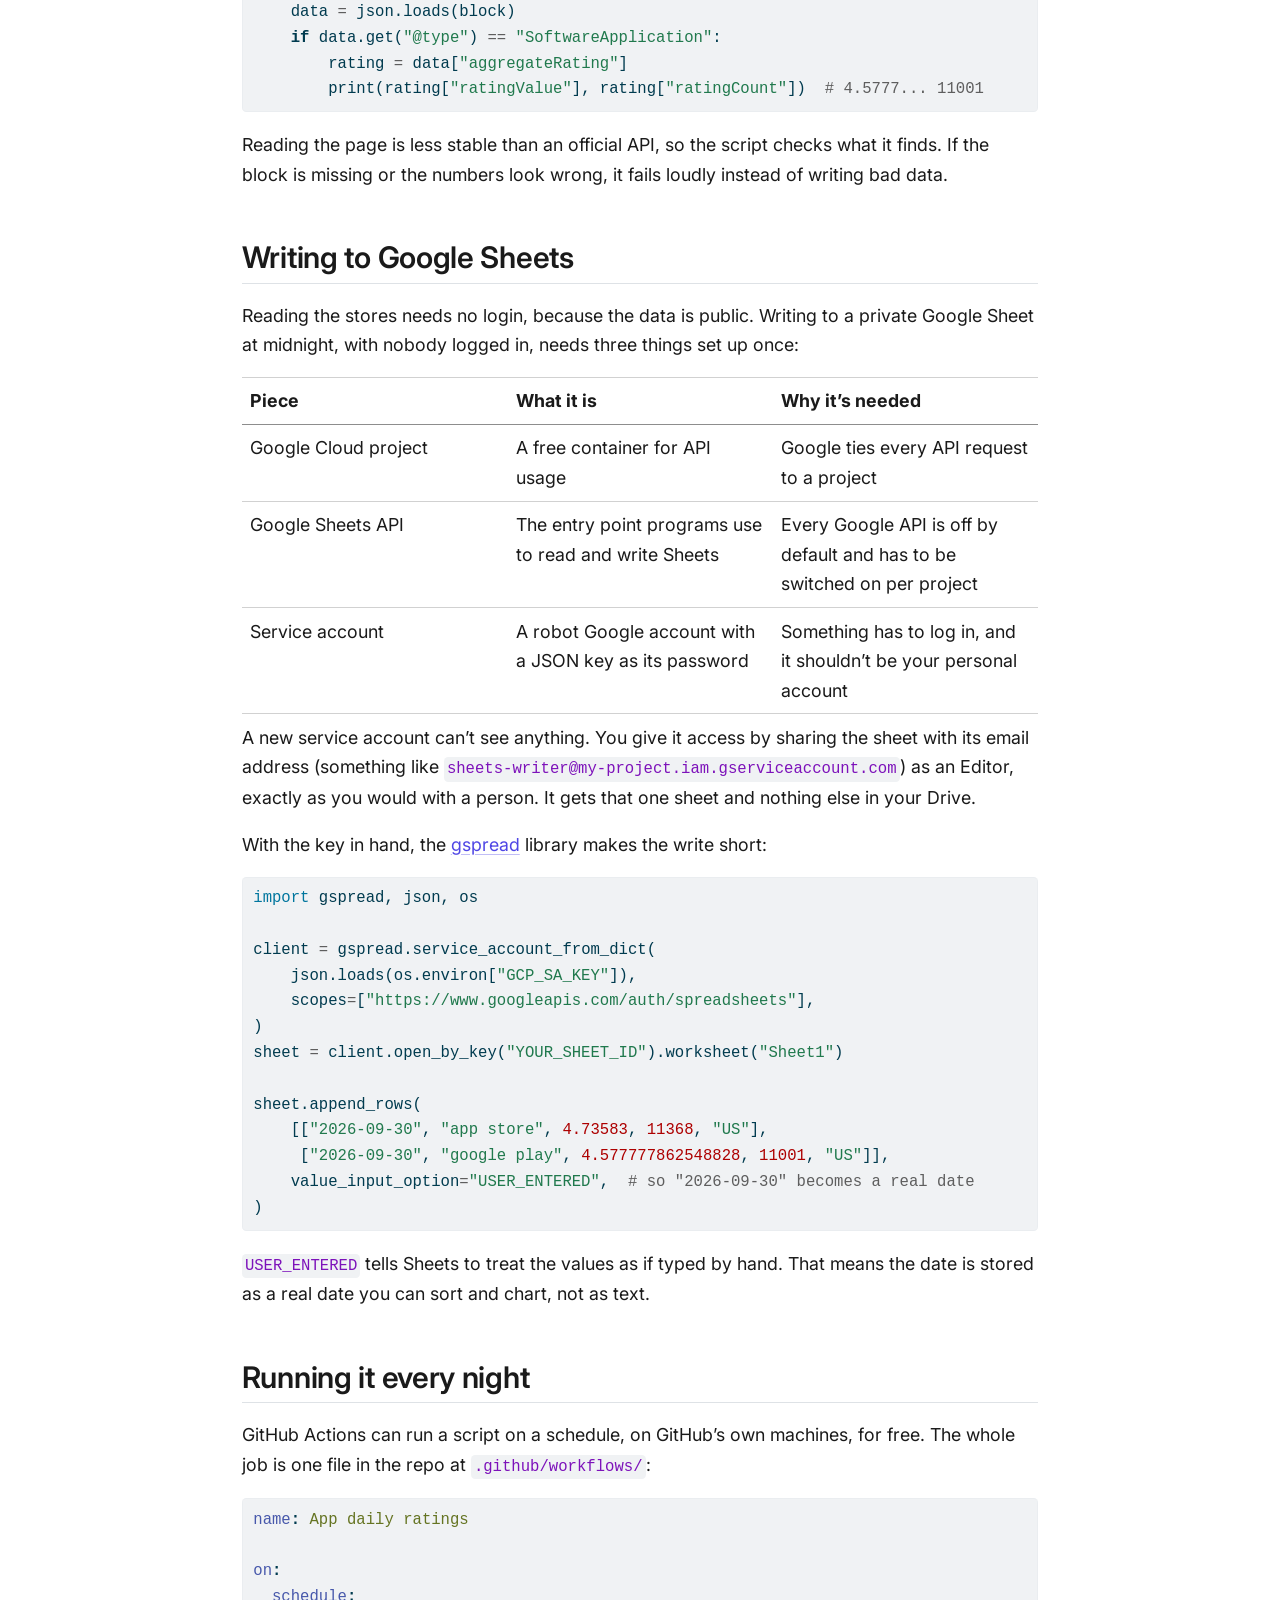
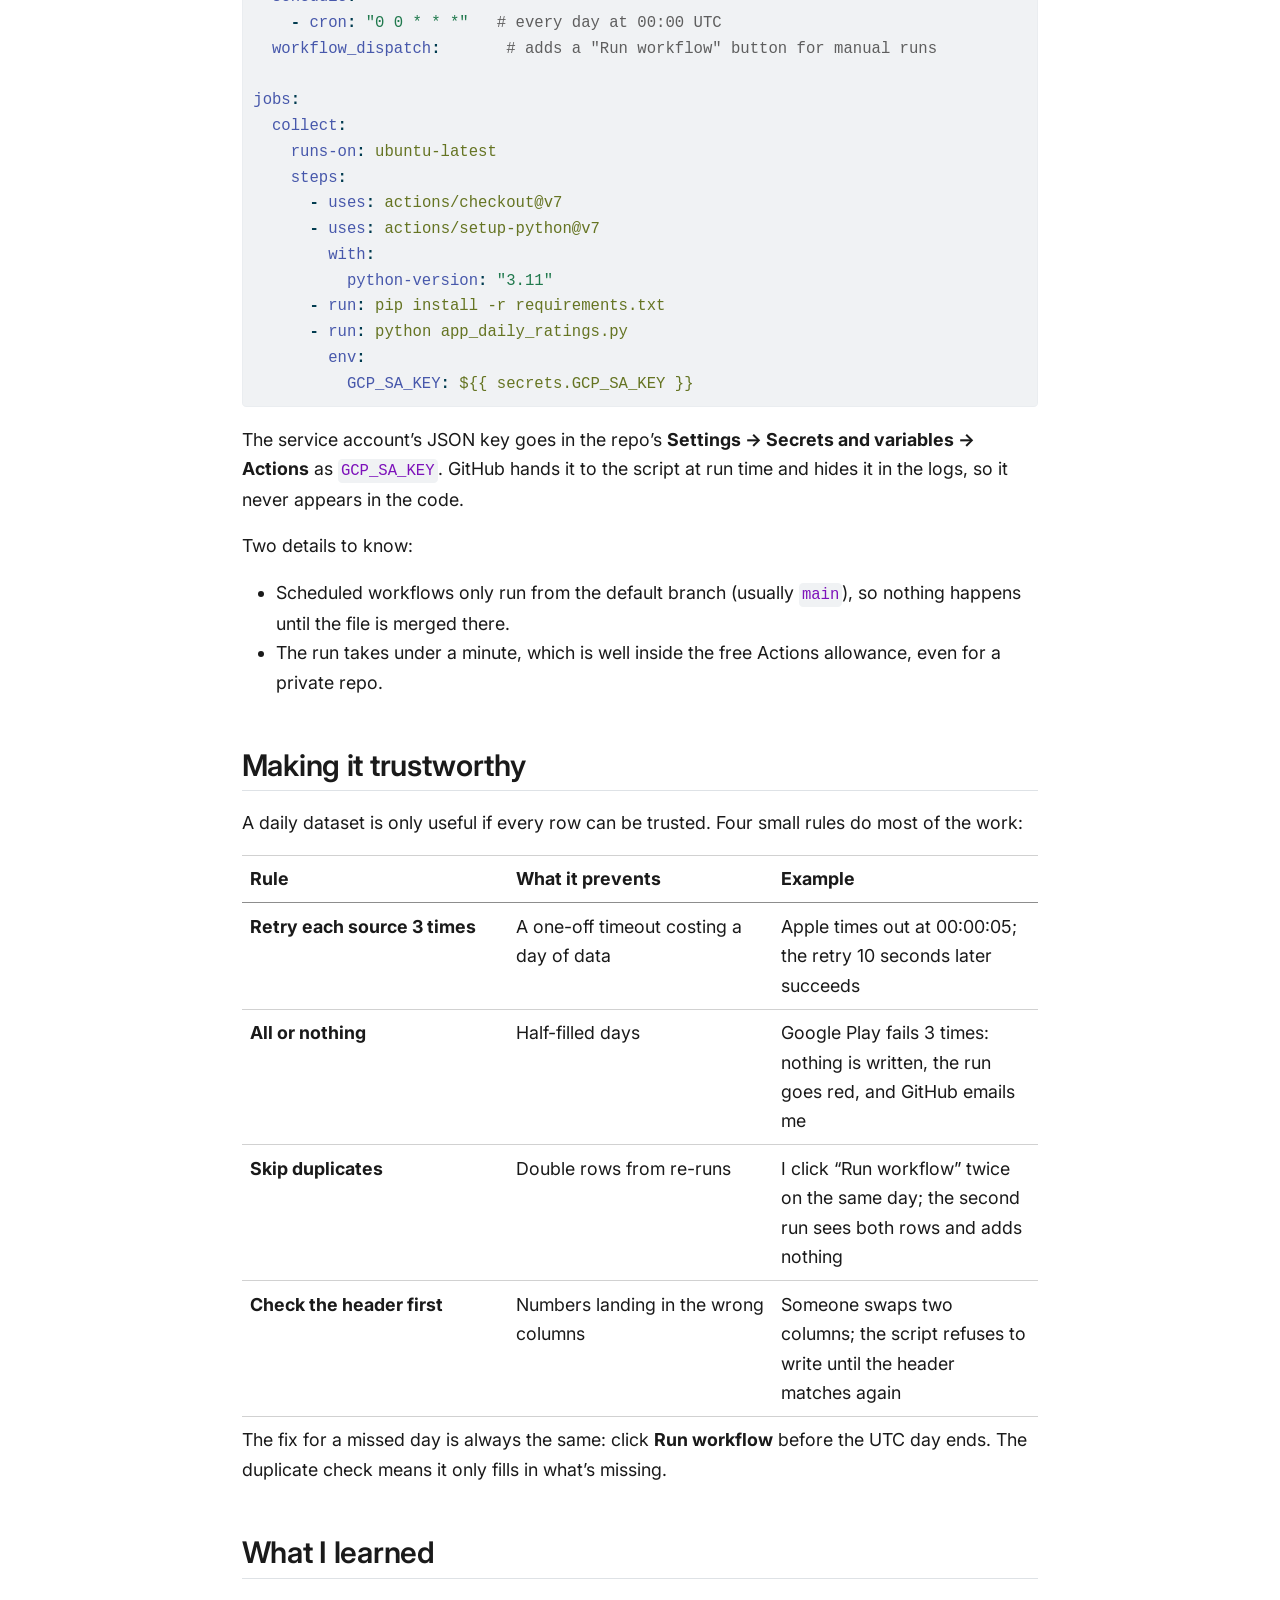
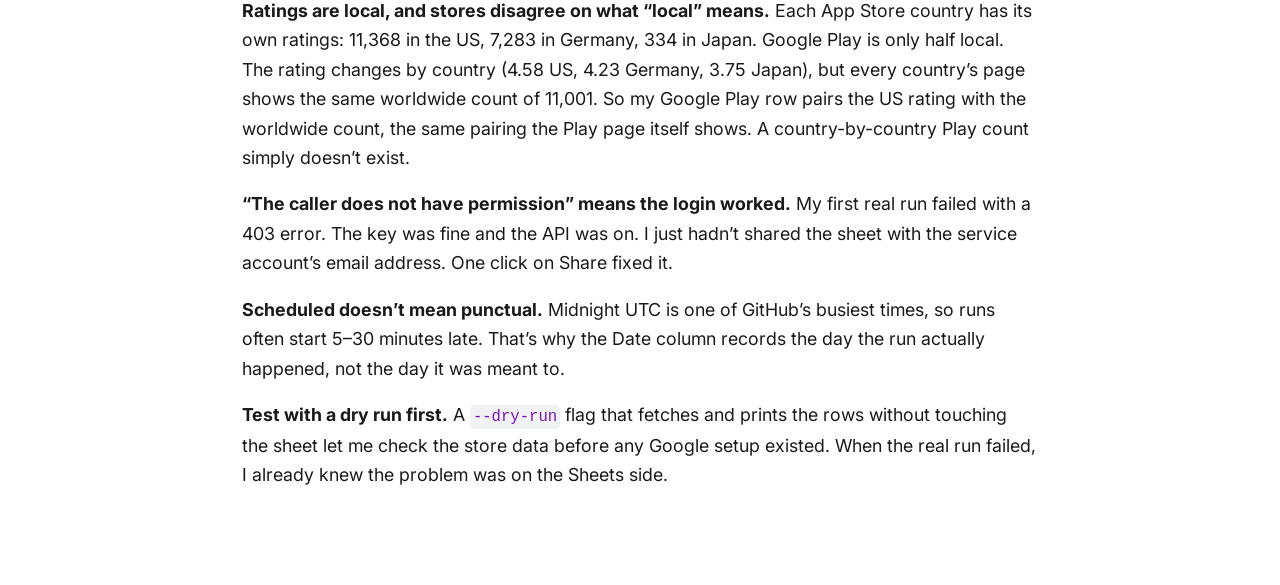
<file: post2.html>
<!DOCTYPE html>
<html xmlns="http://www.w3.org/1999/xhtml" lang="en" xml:lang="en"><head>

<meta charset="utf-8">
<meta name="generator" content="quarto-1.10.18">

<meta name="viewport" content="width=device-width, initial-scale=1.0, user-scalable=yes">

<meta name="dcterms.date" content="2026-09-30">
<meta name="description" content="A small nightly job that records an app’s star rating and rating count from the App Store and Google Play into a Google Sheet.">

<title>Tracking App Store Ratings Daily with Python, GitHub Actions and Google Sheets – Preston Rattle</title>
<style>
/* Default styles provided by pandoc.
** See https://pandoc.org/MANUAL.html#variables-for-html for config info.
*/
span.smallcaps{font-variant: small-caps;}
div.columns{display: flex; gap: 1.5em;}
div.column{flex: auto;}
@media screen {
div.columns{gap: min(4vw, 1.5em);}
div.column{overflow-x: auto;}
}
div.hanging-indent{margin-left: 1.5em; text-indent: -1.5em;}
ul.task-list{list-style: none;}
ul.task-list li input[type="checkbox"] {
  width: 0.8em;
  margin: 0 0.8em 0.2em -1em; /* quarto-specific, see https://github.com/quarto-dev/quarto-cli/issues/4556 */ 
  vertical-align: middle;
}
/* CSS for syntax highlighting */
html { -webkit-text-size-adjust: 100%; }
pre > code.sourceCode { white-space: pre; position: relative; }
pre > code.sourceCode > span { display: inline-block; line-height: 1.25; }
pre > code.sourceCode > span:empty { height: 1.2em; }
.sourceCode { overflow: visible; }
code.sourceCode > span { color: inherit; text-decoration: inherit; }
div.sourceCode { margin: 1em 0; }
pre.sourceCode { margin: 0; }
@media screen {
div.sourceCode { overflow: auto; }
}
@media print {
pre > code.sourceCode { white-space: pre-wrap; }
pre > code.sourceCode > span { text-indent: -5em; padding-left: 5em; }
}
pre.numberSource code
  { counter-reset: source-line 0; }
pre.numberSource code > span
  { position: relative; left: -4em; counter-increment: source-line; }
pre.numberSource code > span > a:first-child::before
  { content: counter(source-line);
    position: relative; left: -1em; text-align: right; vertical-align: baseline;
    border: none; display: inline-block;
    -webkit-touch-callout: none; -webkit-user-select: none;
    -khtml-user-select: none; -moz-user-select: none;
    -ms-user-select: none; user-select: none;
    padding: 0 4px; width: 4em;
  }
pre.numberSource { margin-left: 3em;  padding-left: 4px; }
div.sourceCode
  {   }
@media screen {
pre > code.sourceCode > span > a:first-child::before { text-decoration: underline; }
}
</style>


<script src="site_libs/quarto-nav/quarto-nav.js"></script>
<script src="site_libs/quarto-nav/headroom.min.js"></script>
<script src="site_libs/clipboard/clipboard.min.js"></script>
<script src="site_libs/quarto-search/autocomplete.umd.js"></script>
<script src="site_libs/quarto-search/fuse.min.js"></script>
<script src="site_libs/quarto-search/quarto-search.js"></script>
<meta name="quarto:offset" content="./">
<script src="site_libs/quarto-html/quarto.js" type="module"></script>
<script src="site_libs/quarto-html/tabsets/tabsets.js" type="module"></script>
<script src="site_libs/quarto-html/popper.min.js"></script>
<script src="site_libs/quarto-html/tippy.umd.min.js"></script>
<script src="site_libs/quarto-html/anchor.min.js"></script>
<link href="site_libs/quarto-html/tippy.css" rel="stylesheet">
<link href="site_libs/quarto-html/quarto-syntax-highlighting-64a204ab8560d761af7679ceaba22944.css" rel="stylesheet" id="quarto-text-highlighting-styles">
<script src="site_libs/bootstrap/bootstrap.min.js"></script>
<link href="site_libs/bootstrap/bootstrap-icons.css" rel="stylesheet">
<link href="site_libs/bootstrap/bootstrap-2f0d343f24569795746555a3f6393ace.min.css" rel="stylesheet" append-hash="true" id="quarto-bootstrap" data-mode="light">
<script id="quarto-search-options" type="application/json">{
  "location": "navbar",
  "copy-button": false,
  "collapse-after": 3,
  "panel-placement": "end",
  "type": "overlay",
  "limit": 50,
  "keyboard-shortcut": [
    "f",
    "/",
    "s"
  ],
  "show-item-context": false,
  "language": {
    "search-no-results-text": "No results",
    "search-matching-documents-text": "matching documents",
    "search-copy-link-title": "Copy link to search",
    "search-hide-matches-text": "Hide additional matches",
    "search-more-match-text": "more match in this document",
    "search-more-matches-text": "more matches in this document",
    "search-clear-button-title": "Clear",
    "search-text-placeholder": "",
    "search-detached-cancel-button-title": "Cancel",
    "search-submit-button-title": "Submit",
    "search-label": "Search"
  }
}</script>
<!-- Google Tag Manager -->
<script>(function(w,d,s,l,i){w[l]=w[l]||[];w[l].push({'gtm.start':
new Date().getTime(),event:'gtm.js'});var f=d.getElementsByTagName(s)[0],
j=d.createElement(s),dl=l!='dataLayer'?'&l='+l:'';j.async=true;j.src=
'https://www.googletagmanager.com/gtm.js?id='+i+dl;f.parentNode.insertBefore(j,f);
})(window,document,'script','dataLayer','GTM-WPG5TZR');</script>
<!-- End Google Tag Manager -->


</head>

<body class="nav-fixed fullcontent quarto-light">

<div id="quarto-search-results"></div>
  <header id="quarto-header" class="headroom fixed-top">
    <nav class="navbar navbar-expand-lg " data-bs-theme="dark">
      <div class="navbar-container container-fluid">
      <div class="navbar-brand-container mx-auto">
    <a class="navbar-brand" href="./index.html">
    <span class="navbar-title">Preston Rattle</span>
    </a>
  </div>
            <div id="quarto-search" class="" title="Search"></div>
          <button class="navbar-toggler" type="button" data-bs-toggle="collapse" data-bs-target="#navbarCollapse" aria-controls="navbarCollapse" role="menu" aria-expanded="false" aria-label="Toggle navigation" onclick="if (window.quartoToggleHeadroom) { window.quartoToggleHeadroom(); }">
  <span class="navbar-toggler-icon"></span>
</button>
          <div class="collapse navbar-collapse" id="navbarCollapse">
            <ul class="navbar-nav navbar-nav-scroll me-auto">
  <li class="nav-item">
    <a class="nav-link" href="./index.html"> 
<span class="menu-text">Home</span></a>
  </li>  
  <li class="nav-item">
    <a class="nav-link" href="./about.html"> 
<span class="menu-text">About Me</span></a>
  </li>  
  <li class="nav-item">
    <a class="nav-link" href="./resume.html"> 
<span class="menu-text">Resume</span></a>
  </li>  
  <li class="nav-item dropdown ">
    <a class="nav-link dropdown-toggle" href="#" id="nav-menu-posts" role="link" data-bs-toggle="dropdown" aria-expanded="false">
 <span class="menu-text">Posts</span>
    </a>
    <ul class="dropdown-menu" aria-labelledby="nav-menu-posts">    
        <li>
    <a class="dropdown-item" href="./post2.html">
 <span class="dropdown-text">Latest Post</span></a>
  </li>  
        <li>
    <a class="dropdown-item" href="./posts.html">
 <span class="dropdown-text">All Posts</span></a>
  </li>  
    </ul>
  </li>
</ul>
          </div> <!-- /navcollapse -->
            <div class="quarto-navbar-tools">
</div>
      </div> <!-- /container-fluid -->
    </nav>
</header>
<!-- content -->
<div id="quarto-content" class="quarto-container page-columns page-rows-contents page-layout-article page-navbar">
<!-- sidebar -->
<!-- margin-sidebar -->
    
<!-- main -->
<main class="content" id="quarto-document-content">
<script>
  window.dataLayer = window.dataLayer || [];

  (function () {
    var path = window.location.pathname;
    var pageType;

    if (path === '/' || path.endsWith('/index.html')) {
      pageType = 'home';
    } else if (path.includes('about')) {
      pageType = 'about';
    } else if (path.includes('resume')) {
      pageType = 'resume';
    } else if (path.includes('post')) {
      pageType = 'post';
    } else {
      pageType = 'other';
    }

    dataLayer.push({
      'event': 'page_view',
      'page_type': pageType.toLowerCase(),
      'page_title': document.title.toLowerCase(),
      'page_url': window.location.href.toLowerCase()
    });
  })();
</script>
<script>
  window.dataLayer = window.dataLayer || [];

  document.addEventListener('click', function (e) {

    // search_start: user clicks the search icon/button that opens the search bar
    var searchButton = e.target.closest('#quarto-search .aa-DetachedSearchButton');
    if (searchButton) {
      dataLayer.push({ 'event': 'search_start' });
    }

    // search_complete: user clicks a result inside the search results list
    var resultLink = e.target.closest('.aa-Item a');
    if (resultLink) {
      var item = resultLink.closest('.aa-Item');
      var list = item ? item.closest('.aa-List') : null;
      var position = null;
      var resultCount = null;

      if (list) {
        var items = Array.prototype.slice.call(list.querySelectorAll('.aa-Item'));
        position = items.indexOf(item) + 1; // 1-based position
        resultCount = items.length;
      }

      // Page title: a doc-level result carries its own .search-result-title;
      // a grouped sub-section result (.search-result-doc-section) has none and
      // relies on the nearest preceding sibling item for the page it belongs to.
      var pageTitleEl = item ? item.querySelector('.search-result-title') : null;
      var pageTitleItem = item;
      while (!pageTitleEl && pageTitleItem && pageTitleItem.previousElementSibling) {
        pageTitleItem = pageTitleItem.previousElementSibling;
        pageTitleEl = pageTitleItem.querySelector('.search-result-title');
      }
      var resultPage = pageTitleEl ? pageTitleEl.textContent.trim().toLowerCase() : null;

      // Result title: prefer the matched section/heading name when present
      // (e.g. "Education"), falling back to the page title for page-level
      // matches with no specific heading.
      var sectionEl = item ? item.querySelector('.search-result-section') : null;
      var resultTitle = sectionEl
        ? sectionEl.textContent.trim().toLowerCase()
        : (resultPage || resultLink.textContent.trim().toLowerCase());

      var searchInput = document.querySelector('#quarto-search input, .aa-Input');
      var searchTerm = searchInput ? searchInput.value.toLowerCase() : '';

      dataLayer.push({
        'event': 'search_complete',
        'search_term': searchTerm,
        'result_position': position,
        'result_title': resultTitle,
        'result_page': resultPage,
        'result_count': resultCount
      });
    }

  });
</script>
<script>
  window.dataLayer = window.dataLayer || [];

  document.addEventListener('click', function (e) {
    var navLink = e.target.closest('.navbar a');
    if (navLink) {
      dataLayer.push({
        'event': 'click_navigation',
        'text': navLink.textContent.trim().toLowerCase()
      });
    }
  });
</script>
<script>
  window.dataLayer = window.dataLayer || [];

  document.addEventListener('click', function (e) {
    var card = e.target.closest('.home-card');
    if (card) {
      var headlineEl = card.querySelector('.home-card-title');
      var subtitleEl = card.querySelector('.home-card-desc');

      dataLayer.push({
        'event': 'click_home_card',
        'headline': headlineEl ? headlineEl.textContent.trim().toLowerCase() : null,
        'subtitle': subtitleEl ? subtitleEl.textContent.trim().toLowerCase() : null
      });
    }
  });
</script>
<!-- Google Tag Manager (noscript) -->
<noscript><iframe src="https://www.googletagmanager.com/ns.html?id=GTM-WPG5TZR" height="0" width="0" style="display:none;visibility:hidden"></iframe></noscript>
<!-- End Google Tag Manager (noscript) -->

<header id="title-block-header" class="quarto-title-block default">
<div class="quarto-title">
<h1 class="title">Tracking App Store Ratings Daily with Python, GitHub Actions and Google Sheets</h1>
</div>

<div>
  <div class="description">
    A small nightly job that records an app’s star rating and rating count from the App Store and Google Play into a Google Sheet.
  </div>
</div>


<div class="quarto-title-meta">

    
    <div>
    <div class="quarto-title-meta-heading">Published</div>
    <div class="quarto-title-meta-contents">
      <p class="date">September 30, 2026</p>
    </div>
  </div>
  
    
  </div>
  


</header>


<p>Every night at midnight UTC, a small Python script records the Specialized app’s star rating and rating count from the App Store and Google Play, and adds two rows to a Google Sheet. It runs free on GitHub Actions and needs no server.</p>
<section id="the-goal" class="level2">
<h2 class="anchored" data-anchor-id="the-goal">The goal</h2>
<p>App store ratings change slowly, and neither store keeps a public history. If you want a trend line, you have to record it yourself, every day. I wanted two rows a day, one per store:</p>
<table class="caption-top table">
<thead>
<tr class="header">
<th>Date</th>
<th>Source</th>
<th>Rating</th>
<th>Rating Count</th>
<th>Country</th>
</tr>
</thead>
<tbody>
<tr class="odd">
<td>9/30/2026</td>
<td>app store</td>
<td>4.73583</td>
<td>11368</td>
<td>US</td>
</tr>
<tr class="even">
<td>9/30/2026</td>
<td>google play</td>
<td>4.577777862548828</td>
<td>11001</td>
<td>US</td>
</tr>
</tbody>
</table>
<ul>
<li><strong>Date</strong> is the UTC day the data was collected.</li>
<li><strong>Rating</strong> is kept at full precision. You can always round later, but you can’t get lost decimals back.</li>
<li><strong>Rating Count</strong> is the number of star ratings, not written reviews. Neither store publishes a comparable count of written reviews.</li>
</ul>
</section>
<section id="how-it-fits-together" class="level2">
<h2 class="anchored" data-anchor-id="how-it-fits-together">How it fits together</h2>
<p><img src="images/app-ratings-pipeline.svg" class="img-fluid" alt="Diagram: GitHub Actions starts a Python script at 00:00 UTC; the script fetches the rating and rating count from the App Store and Google Play, then appends two rows to a Google Sheet."></p>
<p>GitHub starts the job at midnight UTC. The script reads each store’s public data, then writes both rows to the sheet through the Google Sheets API.</p>
</section>
<section id="getting-the-data" class="level2">
<h2 class="anchored" data-anchor-id="getting-the-data">Getting the data</h2>
<p>The two stores needed completely different approaches. Apple has a public API. Google has none, but its store page contains the numbers in a machine-readable form.</p>
<section id="app-store-a-public-lookup-api" class="level3">
<h3 class="anchored" data-anchor-id="app-store-a-public-lookup-api">App Store: a public lookup API</h3>
<p>Apple’s iTunes Search API returns an app’s details as JSON, with no key or login. You pass the app’s ID (the number at the end of its App Store URL) and a country code:</p>
<pre><code>https://itunes.apple.com/lookup?id=1587051382&amp;country=us</code></pre>
<p>The response has the two fields I need:</p>
<div class="code-copy-outer-scaffold"><div class="sourceCode" id="cb2"><pre class="sourceCode json code-with-copy"><code class="sourceCode json"><span id="cb2-1"><a href="#cb2-1" aria-hidden="true" tabindex="-1"></a><span class="fu">{</span></span>
<span id="cb2-2"><a href="#cb2-2" aria-hidden="true" tabindex="-1"></a>  <span class="dt">"resultCount"</span><span class="fu">:</span> <span class="dv">1</span><span class="fu">,</span></span>
<span id="cb2-3"><a href="#cb2-3" aria-hidden="true" tabindex="-1"></a>  <span class="dt">"results"</span><span class="fu">:</span> <span class="ot">[</span><span class="fu">{</span></span>
<span id="cb2-4"><a href="#cb2-4" aria-hidden="true" tabindex="-1"></a>    <span class="dt">"trackName"</span><span class="fu">:</span> <span class="st">"Specialized"</span><span class="fu">,</span></span>
<span id="cb2-5"><a href="#cb2-5" aria-hidden="true" tabindex="-1"></a>    <span class="dt">"averageUserRating"</span><span class="fu">:</span> <span class="fl">4.73583</span><span class="fu">,</span></span>
<span id="cb2-6"><a href="#cb2-6" aria-hidden="true" tabindex="-1"></a>    <span class="dt">"userRatingCount"</span><span class="fu">:</span> <span class="dv">11368</span></span>
<span id="cb2-7"><a href="#cb2-7" aria-hidden="true" tabindex="-1"></a>  <span class="fu">}</span><span class="ot">]</span></span>
<span id="cb2-8"><a href="#cb2-8" aria-hidden="true" tabindex="-1"></a><span class="fu">}</span></span></code></pre></div><button title="Copy to Clipboard" class="code-copy-button"><i class="bi"></i></button></div>
<p>In Python, that’s a single request:</p>
<div class="code-copy-outer-scaffold"><div class="sourceCode" id="cb3"><pre class="sourceCode python code-with-copy"><code class="sourceCode python"><span id="cb3-1"><a href="#cb3-1" aria-hidden="true" tabindex="-1"></a><span class="im">import</span> requests</span>
<span id="cb3-2"><a href="#cb3-2" aria-hidden="true" tabindex="-1"></a></span>
<span id="cb3-3"><a href="#cb3-3" aria-hidden="true" tabindex="-1"></a>resp <span class="op">=</span> requests.get(</span>
<span id="cb3-4"><a href="#cb3-4" aria-hidden="true" tabindex="-1"></a>    <span class="st">"https://itunes.apple.com/lookup"</span>,</span>
<span id="cb3-5"><a href="#cb3-5" aria-hidden="true" tabindex="-1"></a>    params<span class="op">=</span>{<span class="st">"id"</span>: <span class="dv">1587051382</span>, <span class="st">"country"</span>: <span class="st">"us"</span>},</span>
<span id="cb3-6"><a href="#cb3-6" aria-hidden="true" tabindex="-1"></a>    timeout<span class="op">=</span><span class="dv">30</span>,</span>
<span id="cb3-7"><a href="#cb3-7" aria-hidden="true" tabindex="-1"></a>)</span>
<span id="cb3-8"><a href="#cb3-8" aria-hidden="true" tabindex="-1"></a>app <span class="op">=</span> resp.json()[<span class="st">"results"</span>][<span class="dv">0</span>]</span>
<span id="cb3-9"><a href="#cb3-9" aria-hidden="true" tabindex="-1"></a><span class="bu">print</span>(app[<span class="st">"averageUserRating"</span>], app[<span class="st">"userRatingCount"</span>])  <span class="co"># 4.73583 11368</span></span></code></pre></div><button title="Copy to Clipboard" class="code-copy-button"><i class="bi"></i></button></div>
</section>
<section id="google-play-structured-data-in-the-page" class="level3">
<h3 class="anchored" data-anchor-id="google-play-structured-data-in-the-page">Google Play: structured data in the page</h3>
<p>Google Play has no public ratings API. But every app page includes a small block of <a href="https://schema.org/AggregateRating">schema.org</a> JSON that search engines read, and the rating is in it:</p>
<div class="code-copy-outer-scaffold"><div class="sourceCode" id="cb4"><pre class="sourceCode html code-with-copy"><code class="sourceCode html"><span id="cb4-1"><a href="#cb4-1" aria-hidden="true" tabindex="-1"></a><span class="dt">&lt;</span><span class="kw">script</span><span class="ot"> type=</span><span class="st">"application/ld+json"</span><span class="dt">&gt;</span></span>
<span id="cb4-2"><a href="#cb4-2" aria-hidden="true" tabindex="-1"></a>{</span>
<span id="cb4-3"><a href="#cb4-3" aria-hidden="true" tabindex="-1"></a>  <span class="st">"@type"</span><span class="op">:</span> <span class="st">"SoftwareApplication"</span><span class="op">,</span></span>
<span id="cb4-4"><a href="#cb4-4" aria-hidden="true" tabindex="-1"></a>  <span class="st">"name"</span><span class="op">:</span> <span class="st">"Specialized"</span><span class="op">,</span></span>
<span id="cb4-5"><a href="#cb4-5" aria-hidden="true" tabindex="-1"></a>  <span class="st">"aggregateRating"</span><span class="op">:</span> {</span>
<span id="cb4-6"><a href="#cb4-6" aria-hidden="true" tabindex="-1"></a>    <span class="st">"ratingValue"</span><span class="op">:</span> <span class="st">"4.577777862548828"</span><span class="op">,</span></span>
<span id="cb4-7"><a href="#cb4-7" aria-hidden="true" tabindex="-1"></a>    <span class="st">"ratingCount"</span><span class="op">:</span> <span class="st">"11001"</span></span>
<span id="cb4-8"><a href="#cb4-8" aria-hidden="true" tabindex="-1"></a>  }</span>
<span id="cb4-9"><a href="#cb4-9" aria-hidden="true" tabindex="-1"></a>}</span>
<span id="cb4-10"><a href="#cb4-10" aria-hidden="true" tabindex="-1"></a><span class="dt">&lt;/</span><span class="kw">script</span><span class="dt">&gt;</span></span></code></pre></div><button title="Copy to Clipboard" class="code-copy-button"><i class="bi"></i></button></div>
<p>The script downloads the page for the US store (<code>gl=US</code>) and reads that block:</p>
<div class="code-copy-outer-scaffold"><div class="sourceCode" id="cb5"><pre class="sourceCode python code-with-copy"><code class="sourceCode python"><span id="cb5-1"><a href="#cb5-1" aria-hidden="true" tabindex="-1"></a><span class="im">import</span> json, re, requests</span>
<span id="cb5-2"><a href="#cb5-2" aria-hidden="true" tabindex="-1"></a></span>
<span id="cb5-3"><a href="#cb5-3" aria-hidden="true" tabindex="-1"></a>html <span class="op">=</span> requests.get(</span>
<span id="cb5-4"><a href="#cb5-4" aria-hidden="true" tabindex="-1"></a>    <span class="st">"https://play.google.com/store/apps/details"</span>,</span>
<span id="cb5-5"><a href="#cb5-5" aria-hidden="true" tabindex="-1"></a>    params<span class="op">=</span>{<span class="st">"id"</span>: <span class="st">"com.specialized.android"</span>, <span class="st">"hl"</span>: <span class="st">"en_US"</span>, <span class="st">"gl"</span>: <span class="st">"US"</span>},</span>
<span id="cb5-6"><a href="#cb5-6" aria-hidden="true" tabindex="-1"></a>    headers<span class="op">=</span>{<span class="st">"User-Agent"</span>: <span class="st">"Mozilla/5.0"</span>},</span>
<span id="cb5-7"><a href="#cb5-7" aria-hidden="true" tabindex="-1"></a>    timeout<span class="op">=</span><span class="dv">30</span>,</span>
<span id="cb5-8"><a href="#cb5-8" aria-hidden="true" tabindex="-1"></a>).text</span>
<span id="cb5-9"><a href="#cb5-9" aria-hidden="true" tabindex="-1"></a></span>
<span id="cb5-10"><a href="#cb5-10" aria-hidden="true" tabindex="-1"></a><span class="cf">for</span> block <span class="kw">in</span> re.findall(<span class="vs">r'&lt;script type="application/ld</span><span class="ch">\+</span><span class="vs">json"</span><span class="pp">[^&gt;]</span><span class="op">*</span><span class="vs">&gt;</span><span class="kw">(</span><span class="dv">.</span><span class="op">*?</span><span class="kw">)</span><span class="vs">&lt;/script&gt;'</span>, html, re.S):</span>
<span id="cb5-11"><a href="#cb5-11" aria-hidden="true" tabindex="-1"></a>    data <span class="op">=</span> json.loads(block)</span>
<span id="cb5-12"><a href="#cb5-12" aria-hidden="true" tabindex="-1"></a>    <span class="cf">if</span> data.get(<span class="st">"@type"</span>) <span class="op">==</span> <span class="st">"SoftwareApplication"</span>:</span>
<span id="cb5-13"><a href="#cb5-13" aria-hidden="true" tabindex="-1"></a>        rating <span class="op">=</span> data[<span class="st">"aggregateRating"</span>]</span>
<span id="cb5-14"><a href="#cb5-14" aria-hidden="true" tabindex="-1"></a>        <span class="bu">print</span>(rating[<span class="st">"ratingValue"</span>], rating[<span class="st">"ratingCount"</span>])  <span class="co"># 4.5777... 11001</span></span></code></pre></div><button title="Copy to Clipboard" class="code-copy-button"><i class="bi"></i></button></div>
<p>Reading the page is less stable than an official API, so the script checks what it finds. If the block is missing or the numbers look wrong, it fails loudly instead of writing bad data.</p>
</section>
</section>
<section id="writing-to-google-sheets" class="level2">
<h2 class="anchored" data-anchor-id="writing-to-google-sheets">Writing to Google Sheets</h2>
<p>Reading the stores needs no login, because the data is public. Writing to a private Google Sheet at midnight, with nobody logged in, needs three things set up once:</p>
<table class="caption-top table">
<colgroup>
<col style="width: 33%">
<col style="width: 33%">
<col style="width: 33%">
</colgroup>
<thead>
<tr class="header">
<th>Piece</th>
<th>What it is</th>
<th>Why it’s needed</th>
</tr>
</thead>
<tbody>
<tr class="odd">
<td>Google Cloud project</td>
<td>A free container for API usage</td>
<td>Google ties every API request to a project</td>
</tr>
<tr class="even">
<td>Google Sheets API</td>
<td>The entry point programs use to read and write Sheets</td>
<td>Every Google API is off by default and has to be switched on per project</td>
</tr>
<tr class="odd">
<td>Service account</td>
<td>A robot Google account with a JSON key as its password</td>
<td>Something has to log in, and it shouldn’t be your personal account</td>
</tr>
</tbody>
</table>
<p>A new service account can’t see anything. You give it access by sharing the sheet with its email address (something like <code>sheets-writer@my-project.iam.gserviceaccount.com</code>) as an Editor, exactly as you would with a person. It gets that one sheet and nothing else in your Drive.</p>
<p>With the key in hand, the <a href="https://docs.gspread.org/">gspread</a> library makes the write short:</p>
<div class="code-copy-outer-scaffold"><div class="sourceCode" id="cb6"><pre class="sourceCode python code-with-copy"><code class="sourceCode python"><span id="cb6-1"><a href="#cb6-1" aria-hidden="true" tabindex="-1"></a><span class="im">import</span> gspread, json, os</span>
<span id="cb6-2"><a href="#cb6-2" aria-hidden="true" tabindex="-1"></a></span>
<span id="cb6-3"><a href="#cb6-3" aria-hidden="true" tabindex="-1"></a>client <span class="op">=</span> gspread.service_account_from_dict(</span>
<span id="cb6-4"><a href="#cb6-4" aria-hidden="true" tabindex="-1"></a>    json.loads(os.environ[<span class="st">"GCP_SA_KEY"</span>]),</span>
<span id="cb6-5"><a href="#cb6-5" aria-hidden="true" tabindex="-1"></a>    scopes<span class="op">=</span>[<span class="st">"https://www.googleapis.com/auth/spreadsheets"</span>],</span>
<span id="cb6-6"><a href="#cb6-6" aria-hidden="true" tabindex="-1"></a>)</span>
<span id="cb6-7"><a href="#cb6-7" aria-hidden="true" tabindex="-1"></a>sheet <span class="op">=</span> client.open_by_key(<span class="st">"YOUR_SHEET_ID"</span>).worksheet(<span class="st">"Sheet1"</span>)</span>
<span id="cb6-8"><a href="#cb6-8" aria-hidden="true" tabindex="-1"></a></span>
<span id="cb6-9"><a href="#cb6-9" aria-hidden="true" tabindex="-1"></a>sheet.append_rows(</span>
<span id="cb6-10"><a href="#cb6-10" aria-hidden="true" tabindex="-1"></a>    [[<span class="st">"2026-09-30"</span>, <span class="st">"app store"</span>, <span class="fl">4.73583</span>, <span class="dv">11368</span>, <span class="st">"US"</span>],</span>
<span id="cb6-11"><a href="#cb6-11" aria-hidden="true" tabindex="-1"></a>     [<span class="st">"2026-09-30"</span>, <span class="st">"google play"</span>, <span class="fl">4.577777862548828</span>, <span class="dv">11001</span>, <span class="st">"US"</span>]],</span>
<span id="cb6-12"><a href="#cb6-12" aria-hidden="true" tabindex="-1"></a>    value_input_option<span class="op">=</span><span class="st">"USER_ENTERED"</span>,  <span class="co"># so "2026-09-30" becomes a real date</span></span>
<span id="cb6-13"><a href="#cb6-13" aria-hidden="true" tabindex="-1"></a>)</span></code></pre></div><button title="Copy to Clipboard" class="code-copy-button"><i class="bi"></i></button></div>
<p><code>USER_ENTERED</code> tells Sheets to treat the values as if typed by hand. That means the date is stored as a real date you can sort and chart, not as text.</p>
</section>
<section id="running-it-every-night" class="level2">
<h2 class="anchored" data-anchor-id="running-it-every-night">Running it every night</h2>
<p>GitHub Actions can run a script on a schedule, on GitHub’s own machines, for free. The whole job is one file in the repo at <code>.github/workflows/</code>:</p>
<div class="code-copy-outer-scaffold"><div class="sourceCode" id="cb7"><pre class="sourceCode yaml code-with-copy"><code class="sourceCode yaml"><span id="cb7-1"><a href="#cb7-1" aria-hidden="true" tabindex="-1"></a><span class="fu">name</span><span class="kw">:</span><span class="at"> App daily ratings</span></span>
<span id="cb7-2"><a href="#cb7-2" aria-hidden="true" tabindex="-1"></a></span>
<span id="cb7-3"><a href="#cb7-3" aria-hidden="true" tabindex="-1"></a><span class="fu">on</span><span class="kw">:</span></span>
<span id="cb7-4"><a href="#cb7-4" aria-hidden="true" tabindex="-1"></a><span class="at">  </span><span class="fu">schedule</span><span class="kw">:</span></span>
<span id="cb7-5"><a href="#cb7-5" aria-hidden="true" tabindex="-1"></a><span class="at">    </span><span class="kw">-</span><span class="at"> </span><span class="fu">cron</span><span class="kw">:</span><span class="at"> </span><span class="st">"0 0 * * *"</span><span class="co">   # every day at 00:00 UTC</span></span>
<span id="cb7-6"><a href="#cb7-6" aria-hidden="true" tabindex="-1"></a><span class="at">  </span><span class="fu">workflow_dispatch</span><span class="kw">:</span><span class="co">       # adds a "Run workflow" button for manual runs</span></span>
<span id="cb7-7"><a href="#cb7-7" aria-hidden="true" tabindex="-1"></a></span>
<span id="cb7-8"><a href="#cb7-8" aria-hidden="true" tabindex="-1"></a><span class="fu">jobs</span><span class="kw">:</span></span>
<span id="cb7-9"><a href="#cb7-9" aria-hidden="true" tabindex="-1"></a><span class="at">  </span><span class="fu">collect</span><span class="kw">:</span></span>
<span id="cb7-10"><a href="#cb7-10" aria-hidden="true" tabindex="-1"></a><span class="at">    </span><span class="fu">runs-on</span><span class="kw">:</span><span class="at"> ubuntu-latest</span></span>
<span id="cb7-11"><a href="#cb7-11" aria-hidden="true" tabindex="-1"></a><span class="at">    </span><span class="fu">steps</span><span class="kw">:</span></span>
<span id="cb7-12"><a href="#cb7-12" aria-hidden="true" tabindex="-1"></a><span class="at">      </span><span class="kw">-</span><span class="at"> </span><span class="fu">uses</span><span class="kw">:</span><span class="at"> actions/checkout@v7</span></span>
<span id="cb7-13"><a href="#cb7-13" aria-hidden="true" tabindex="-1"></a><span class="at">      </span><span class="kw">-</span><span class="at"> </span><span class="fu">uses</span><span class="kw">:</span><span class="at"> actions/setup-python@v7</span></span>
<span id="cb7-14"><a href="#cb7-14" aria-hidden="true" tabindex="-1"></a><span class="at">        </span><span class="fu">with</span><span class="kw">:</span></span>
<span id="cb7-15"><a href="#cb7-15" aria-hidden="true" tabindex="-1"></a><span class="at">          </span><span class="fu">python-version</span><span class="kw">:</span><span class="at"> </span><span class="st">"3.11"</span></span>
<span id="cb7-16"><a href="#cb7-16" aria-hidden="true" tabindex="-1"></a><span class="at">      </span><span class="kw">-</span><span class="at"> </span><span class="fu">run</span><span class="kw">:</span><span class="at"> pip install -r requirements.txt</span></span>
<span id="cb7-17"><a href="#cb7-17" aria-hidden="true" tabindex="-1"></a><span class="at">      </span><span class="kw">-</span><span class="at"> </span><span class="fu">run</span><span class="kw">:</span><span class="at"> python app_daily_ratings.py</span></span>
<span id="cb7-18"><a href="#cb7-18" aria-hidden="true" tabindex="-1"></a><span class="at">        </span><span class="fu">env</span><span class="kw">:</span></span>
<span id="cb7-19"><a href="#cb7-19" aria-hidden="true" tabindex="-1"></a><span class="at">          </span><span class="fu">GCP_SA_KEY</span><span class="kw">:</span><span class="at"> ${{ secrets.GCP_SA_KEY }}</span></span></code></pre></div><button title="Copy to Clipboard" class="code-copy-button"><i class="bi"></i></button></div>
<p>The service account’s JSON key goes in the repo’s <strong>Settings → Secrets and variables → Actions</strong> as <code>GCP_SA_KEY</code>. GitHub hands it to the script at run time and hides it in the logs, so it never appears in the code.</p>
<p>Two details to know:</p>
<ul>
<li>Scheduled workflows only run from the default branch (usually <code>main</code>), so nothing happens until the file is merged there.</li>
<li>The run takes under a minute, which is well inside the free Actions allowance, even for a private repo.</li>
</ul>
</section>
<section id="making-it-trustworthy" class="level2">
<h2 class="anchored" data-anchor-id="making-it-trustworthy">Making it trustworthy</h2>
<p>A daily dataset is only useful if every row can be trusted. Four small rules do most of the work:</p>
<table class="caption-top table">
<colgroup>
<col style="width: 33%">
<col style="width: 33%">
<col style="width: 33%">
</colgroup>
<thead>
<tr class="header">
<th>Rule</th>
<th>What it prevents</th>
<th>Example</th>
</tr>
</thead>
<tbody>
<tr class="odd">
<td><strong>Retry each source 3 times</strong></td>
<td>A one-off timeout costing a day of data</td>
<td>Apple times out at 00:00:05; the retry 10 seconds later succeeds</td>
</tr>
<tr class="even">
<td><strong>All or nothing</strong></td>
<td>Half-filled days</td>
<td>Google Play fails 3 times: nothing is written, the run goes red, and GitHub emails me</td>
</tr>
<tr class="odd">
<td><strong>Skip duplicates</strong></td>
<td>Double rows from re-runs</td>
<td>I click “Run workflow” twice on the same day; the second run sees both rows and adds nothing</td>
</tr>
<tr class="even">
<td><strong>Check the header first</strong></td>
<td>Numbers landing in the wrong columns</td>
<td>Someone swaps two columns; the script refuses to write until the header matches again</td>
</tr>
</tbody>
</table>
<p>The fix for a missed day is always the same: click <strong>Run workflow</strong> before the UTC day ends. The duplicate check means it only fills in what’s missing.</p>
</section>
<section id="what-i-learned" class="level2">
<h2 class="anchored" data-anchor-id="what-i-learned">What I learned</h2>
<p><strong>Ratings are local, and stores disagree on what “local” means.</strong> Each App Store country has its own ratings: 11,368 in the US, 7,283 in Germany, 334 in Japan. Google Play is only half local. The rating changes by country (4.58 US, 4.23 Germany, 3.75 Japan), but every country’s page shows the same worldwide count of 11,001. So my Google Play row pairs the US rating with the worldwide count, the same pairing the Play page itself shows. A country-by-country Play count simply doesn’t exist.</p>
<p><strong>“The caller does not have permission” means the login worked.</strong> My first real run failed with a 403 error. The key was fine and the API was on. I just hadn’t shared the sheet with the service account’s email address. One click on Share fixed it.</p>
<p><strong>Scheduled doesn’t mean punctual.</strong> Midnight UTC is one of GitHub’s busiest times, so runs often start 5–30 minutes late. That’s why the Date column records the day the run actually happened, not the day it was meant to.</p>
<p><strong>Test with a dry run first.</strong> A <code>--dry-run</code> flag that fetches and prints the rows without touching the sheet let me check the store data before any Google setup existed. When the real run failed, I already knew the problem was on the Sheets side.</p>


</section>

</main> <!-- /main -->
<script>
  document.addEventListener('DOMContentLoaded', function () {
    var toggle = document.getElementById('nav-menu-posts');
    if (toggle) {
      toggle.setAttribute('href', './posts.html');
      toggle.removeAttribute('data-bs-toggle');
      toggle.removeAttribute('role');
    }

    var recentPostLink = document.querySelector('a.dropdown-item[href$="post2.html"]');
    if (recentPostLink) {
      var textEl = recentPostLink.querySelector('.dropdown-text');
      if (textEl) {
        textEl.innerHTML =
          '<span class="dropdown-text-primary">Latest Post</span>' +
          '<span class="dropdown-text-secondary">Daily app ratings</span>';
      }
    }
  });
</script>
<script id="quarto-html-after-body" type="application/javascript">
  window.document.addEventListener("DOMContentLoaded", function (event) {
    const icon = "";
    const anchorJS = new window.AnchorJS();
    anchorJS.options = {
      placement: 'right',
      icon: icon
    };
    anchorJS.add('.anchored');
    const isCodeAnnotation = (el) => {
      for (const clz of el.classList) {
        if (clz.startsWith('code-annotation-')) {                     
          return true;
        }
      }
      return false;
    }
    const onCopySuccess = function(e) {
      // button target
      const button = e.trigger;
      // don't keep focus
      button.blur();
      // flash "checked"
      button.classList.add('code-copy-button-checked');
      var currentTitle = button.getAttribute("title");
      button.setAttribute("title", "Copied!");
      let tooltip;
      if (window.bootstrap) {
        button.setAttribute("data-bs-toggle", "tooltip");
        button.setAttribute("data-bs-placement", "left");
        button.setAttribute("data-bs-title", "Copied!");
        tooltip = new bootstrap.Tooltip(button, 
          { trigger: "manual", 
            customClass: "code-copy-button-tooltip",
            offset: [0, -8]});
        tooltip.show();    
      }
      setTimeout(function() {
        if (tooltip) {
          tooltip.hide();
          button.removeAttribute("data-bs-title");
          button.removeAttribute("data-bs-toggle");
          button.removeAttribute("data-bs-placement");
        }
        button.setAttribute("title", currentTitle);
        button.classList.remove('code-copy-button-checked');
      }, 1000);
      // clear code selection
      e.clearSelection();
    }
    const getTextToCopy = function(trigger) {
      const outerScaffold = trigger.parentElement.cloneNode(true);
      const codeEl = outerScaffold.querySelector('code');
      for (const childEl of codeEl.children) {
        if (isCodeAnnotation(childEl)) {
          childEl.remove();
        }
      }
      return codeEl.innerText;
    }
    const clipboard = new window.ClipboardJS('.code-copy-button:not([data-in-quarto-modal])', {
      text: getTextToCopy
    });
    clipboard.on('success', onCopySuccess);
    if (window.document.getElementById('quarto-embedded-source-code-modal')) {
      const clipboardModal = new window.ClipboardJS('.code-copy-button[data-in-quarto-modal]', {
        text: getTextToCopy,
        container: window.document.getElementById('quarto-embedded-source-code-modal')
      });
      clipboardModal.on('success', onCopySuccess);
    }
      var localhostRegex = new RegExp(/^(?:http|https):\/\/localhost\:?[0-9]*\//);
      var mailtoRegex = new RegExp(/^mailto:/);
        var filterRegex = new RegExp('/' + window.location.host + '/');
      var isInternal = (href) => {
          return filterRegex.test(href) || localhostRegex.test(href) || mailtoRegex.test(href);
      }
      // Inspect non-navigation links and adorn them if external
     var links = window.document.querySelectorAll('a[href]:not(.nav-link):not(.navbar-brand):not(.toc-action):not(.sidebar-link):not(.sidebar-item-toggle):not(.pagination-link):not(.no-external):not([aria-hidden]):not(.dropdown-item):not(.quarto-navigation-tool):not(.about-link)');
      for (var i=0; i<links.length; i++) {
        const link = links[i];
        if (!isInternal(link.href)) {
          // undo the damage that might have been done by quarto-nav.js in the case of
          // links that we want to consider external
          if (link.dataset.originalHref !== undefined) {
            link.href = link.dataset.originalHref;
          }
        }
      }
    function tippyHover(el, contentFn, onTriggerFn, onUntriggerFn) {
      const config = {
        allowHTML: true,
        maxWidth: 500,
        delay: 100,
        arrow: false,
        appendTo: function(el) {
            return el.parentElement;
        },
        interactive: true,
        interactiveBorder: 10,
        theme: 'quarto',
        placement: 'bottom-start',
      };
      if (contentFn) {
        config.content = contentFn;
      }
      if (onTriggerFn) {
        config.onTrigger = onTriggerFn;
      }
      if (onUntriggerFn) {
        config.onUntrigger = onUntriggerFn;
      }
      window.tippy(el, config); 
    }
    const noterefs = window.document.querySelectorAll('a[role="doc-noteref"]');
    for (var i=0; i<noterefs.length; i++) {
      const ref = noterefs[i];
      tippyHover(ref, function() {
        // use id or data attribute instead here
        let href = ref.getAttribute('data-footnote-href') || ref.getAttribute('href');
        try { href = new URL(href).hash; } catch {}
        const id = href.replace(/^#\/?/, "");
        const note = window.document.getElementById(id);
        if (note) {
          return note.innerHTML;
        } else {
          return "";
        }
      });
    }
    const xrefs = window.document.querySelectorAll('a.quarto-xref');
    const processXRef = (id, note) => {
      // Strip column container classes
      const stripColumnClz = (el) => {
        el.classList.remove("page-full", "page-columns");
        if (el.children) {
          for (const child of el.children) {
            stripColumnClz(child);
          }
        }
      }
      stripColumnClz(note)
      if (id === null || id.startsWith('sec-')) {
        // Special case sections, only their first couple elements
        const container = document.createElement("div");
        if (note.children && note.children.length > 2) {
          container.appendChild(note.children[0].cloneNode(true));
          for (let i = 1; i < note.children.length; i++) {
            const child = note.children[i];
            if (child.tagName === "P" && child.innerText === "") {
              continue;
            } else {
              container.appendChild(child.cloneNode(true));
              break;
            }
          }
          if (window.Quarto?.typesetMath) {
            window.Quarto.typesetMath(container);
          }
          return container.innerHTML
        } else {
          if (window.Quarto?.typesetMath) {
            window.Quarto.typesetMath(note);
          }
          return note.innerHTML;
        }
      } else {
        // Remove any anchor links if they are present
        const anchorLink = note.querySelector('a.anchorjs-link');
        if (anchorLink) {
          anchorLink.remove();
        }
        if (window.Quarto?.typesetMath) {
          window.Quarto.typesetMath(note);
        }
        if (note.classList.contains("callout")) {
          return note.outerHTML;
        } else {
          return note.innerHTML;
        }
      }
    }
    for (var i=0; i<xrefs.length; i++) {
      const xref = xrefs[i];
      tippyHover(xref, undefined, function(instance) {
        instance.disable();
        let url = xref.getAttribute('href');
        let hash = undefined; 
        if (url.startsWith('#')) {
          hash = url;
        } else {
          try { hash = new URL(url).hash; } catch {}
        }
        if (hash) {
          const id = hash.replace(/^#\/?/, "");
          const note = window.document.getElementById(id);
          if (note !== null) {
            try {
              const html = processXRef(id, note.cloneNode(true));
              instance.setContent(html);
            } finally {
              instance.enable();
              instance.show();
            }
          } else {
            // See if we can fetch this
            fetch(url.split('#')[0])
            .then(res => res.text())
            .then(html => {
              const parser = new DOMParser();
              const htmlDoc = parser.parseFromString(html, "text/html");
              const note = htmlDoc.getElementById(id);
              if (note !== null) {
                const html = processXRef(id, note);
                instance.setContent(html);
              } 
            }).finally(() => {
              instance.enable();
              instance.show();
            });
          }
        } else {
          // See if we can fetch a full url (with no hash to target)
          // This is a special case and we should probably do some content thinning / targeting
          fetch(url)
          .then(res => res.text())
          .then(html => {
            const parser = new DOMParser();
            const htmlDoc = parser.parseFromString(html, "text/html");
            const note = htmlDoc.querySelector('main.content');
            if (note !== null) {
              // This should only happen for chapter cross references
              // (since there is no id in the URL)
              // remove the first header
              if (note.children.length > 0 && note.children[0].tagName === "HEADER") {
                note.children[0].remove();
              }
              const html = processXRef(null, note);
              instance.setContent(html);
            } 
          }).finally(() => {
            instance.enable();
            instance.show();
          });
        }
      }, function(instance) {
      });
    }
        let selectedAnnoteEl;
        const selectorForAnnotation = ( cell, annotation) => {
          let cellAttr = 'data-code-cell="' + cell + '"';
          let lineAttr = 'data-code-annotation="' +  annotation + '"';
          const selector = 'span[' + cellAttr + '][' + lineAttr + ']';
          return selector;
        }
        const selectCodeLines = (annoteEl) => {
          const doc = window.document;
          const targetCell = annoteEl.getAttribute("data-target-cell");
          const targetAnnotation = annoteEl.getAttribute("data-target-annotation");
          const annoteSpan = window.document.querySelector(selectorForAnnotation(targetCell, targetAnnotation));
          const lines = annoteSpan.getAttribute("data-code-lines").split(",");
          const lineIds = lines.map((line) => {
            return targetCell + "-" + line;
          })
          let top = null;
          let height = null;
          let parent = null;
          if (lineIds.length > 0) {
              //compute the position of the single el (top and bottom and make a div)
              const el = window.document.getElementById(lineIds[0]);
              top = el.offsetTop;
              height = el.offsetHeight;
              parent = el.parentElement.parentElement;
            if (lineIds.length > 1) {
              const lastEl = window.document.getElementById(lineIds[lineIds.length - 1]);
              const bottom = lastEl.offsetTop + lastEl.offsetHeight;
              height = bottom - top;
            }
            if (top !== null && height !== null && parent !== null) {
              // cook up a div (if necessary) and position it 
              let div = window.document.getElementById("code-annotation-line-highlight");
              if (div === null) {
                div = window.document.createElement("div");
                div.setAttribute("id", "code-annotation-line-highlight");
                div.style.position = 'absolute';
                parent.appendChild(div);
              }
              div.style.top = top - 2 + "px";
              div.style.height = height + 4 + "px";
              div.style.left = 0;
              let gutterDiv = window.document.getElementById("code-annotation-line-highlight-gutter");
              if (gutterDiv === null) {
                gutterDiv = window.document.createElement("div");
                gutterDiv.setAttribute("id", "code-annotation-line-highlight-gutter");
                gutterDiv.style.position = 'absolute';
                const codeCell = window.document.getElementById(targetCell);
                const gutter = codeCell.querySelector('.code-annotation-gutter');
                gutter.appendChild(gutterDiv);
              }
              gutterDiv.style.top = top - 2 + "px";
              gutterDiv.style.height = height + 4 + "px";
            }
            selectedAnnoteEl = annoteEl;
          }
        };
        const unselectCodeLines = () => {
          const elementsIds = ["code-annotation-line-highlight", "code-annotation-line-highlight-gutter"];
          elementsIds.forEach((elId) => {
            const div = window.document.getElementById(elId);
            if (div) {
              div.remove();
            }
          });
          selectedAnnoteEl = undefined;
        };
          // Handle positioning of the toggle
      window.addEventListener(
        "resize",
        throttle(() => {
          elRect = undefined;
          if (selectedAnnoteEl) {
            selectCodeLines(selectedAnnoteEl);
          }
        }, 10)
      );
      function throttle(fn, ms) {
      let throttle = false;
      let timer;
        return (...args) => {
          if(!throttle) { // first call gets through
              fn.apply(this, args);
              throttle = true;
          } else { // all the others get throttled
              if(timer) clearTimeout(timer); // cancel #2
              timer = setTimeout(() => {
                fn.apply(this, args);
                timer = throttle = false;
              }, ms);
          }
        };
      }
        // Attach click handler to the DT
        const annoteDls = window.document.querySelectorAll('dt[data-target-cell]');
        for (const annoteDlNode of annoteDls) {
          annoteDlNode.addEventListener('click', (event) => {
            const clickedEl = event.target;
            if (clickedEl !== selectedAnnoteEl) {
              unselectCodeLines();
              const activeEl = window.document.querySelector('dt[data-target-cell].code-annotation-active');
              if (activeEl) {
                activeEl.classList.remove('code-annotation-active');
              }
              selectCodeLines(clickedEl);
              clickedEl.classList.add('code-annotation-active');
            } else {
              // Unselect the line
              unselectCodeLines();
              clickedEl.classList.remove('code-annotation-active');
            }
          });
        }
    const findCites = (el) => {
      const parentEl = el.parentElement;
      if (parentEl) {
        const cites = parentEl.dataset.cites;
        if (cites) {
          return {
            el,
            cites: cites.split(' ')
          };
        } else {
          return findCites(el.parentElement)
        }
      } else {
        return undefined;
      }
    };
    var bibliorefs = window.document.querySelectorAll('a[role="doc-biblioref"]');
    for (var i=0; i<bibliorefs.length; i++) {
      const ref = bibliorefs[i];
      const citeInfo = findCites(ref);
      if (citeInfo) {
        tippyHover(citeInfo.el, function() {
          var popup = window.document.createElement('div');
          citeInfo.cites.forEach(function(cite) {
            var citeDiv = window.document.createElement('div');
            citeDiv.classList.add('hanging-indent');
            citeDiv.classList.add('csl-entry');
            var biblioDiv = window.document.getElementById('ref-' + cite);
            if (biblioDiv) {
              citeDiv.innerHTML = biblioDiv.innerHTML;
            }
            popup.appendChild(citeDiv);
          });
          return popup.innerHTML;
        });
      }
    }
  });
  </script>
</div> <!-- /content -->




</body></html>
</file>
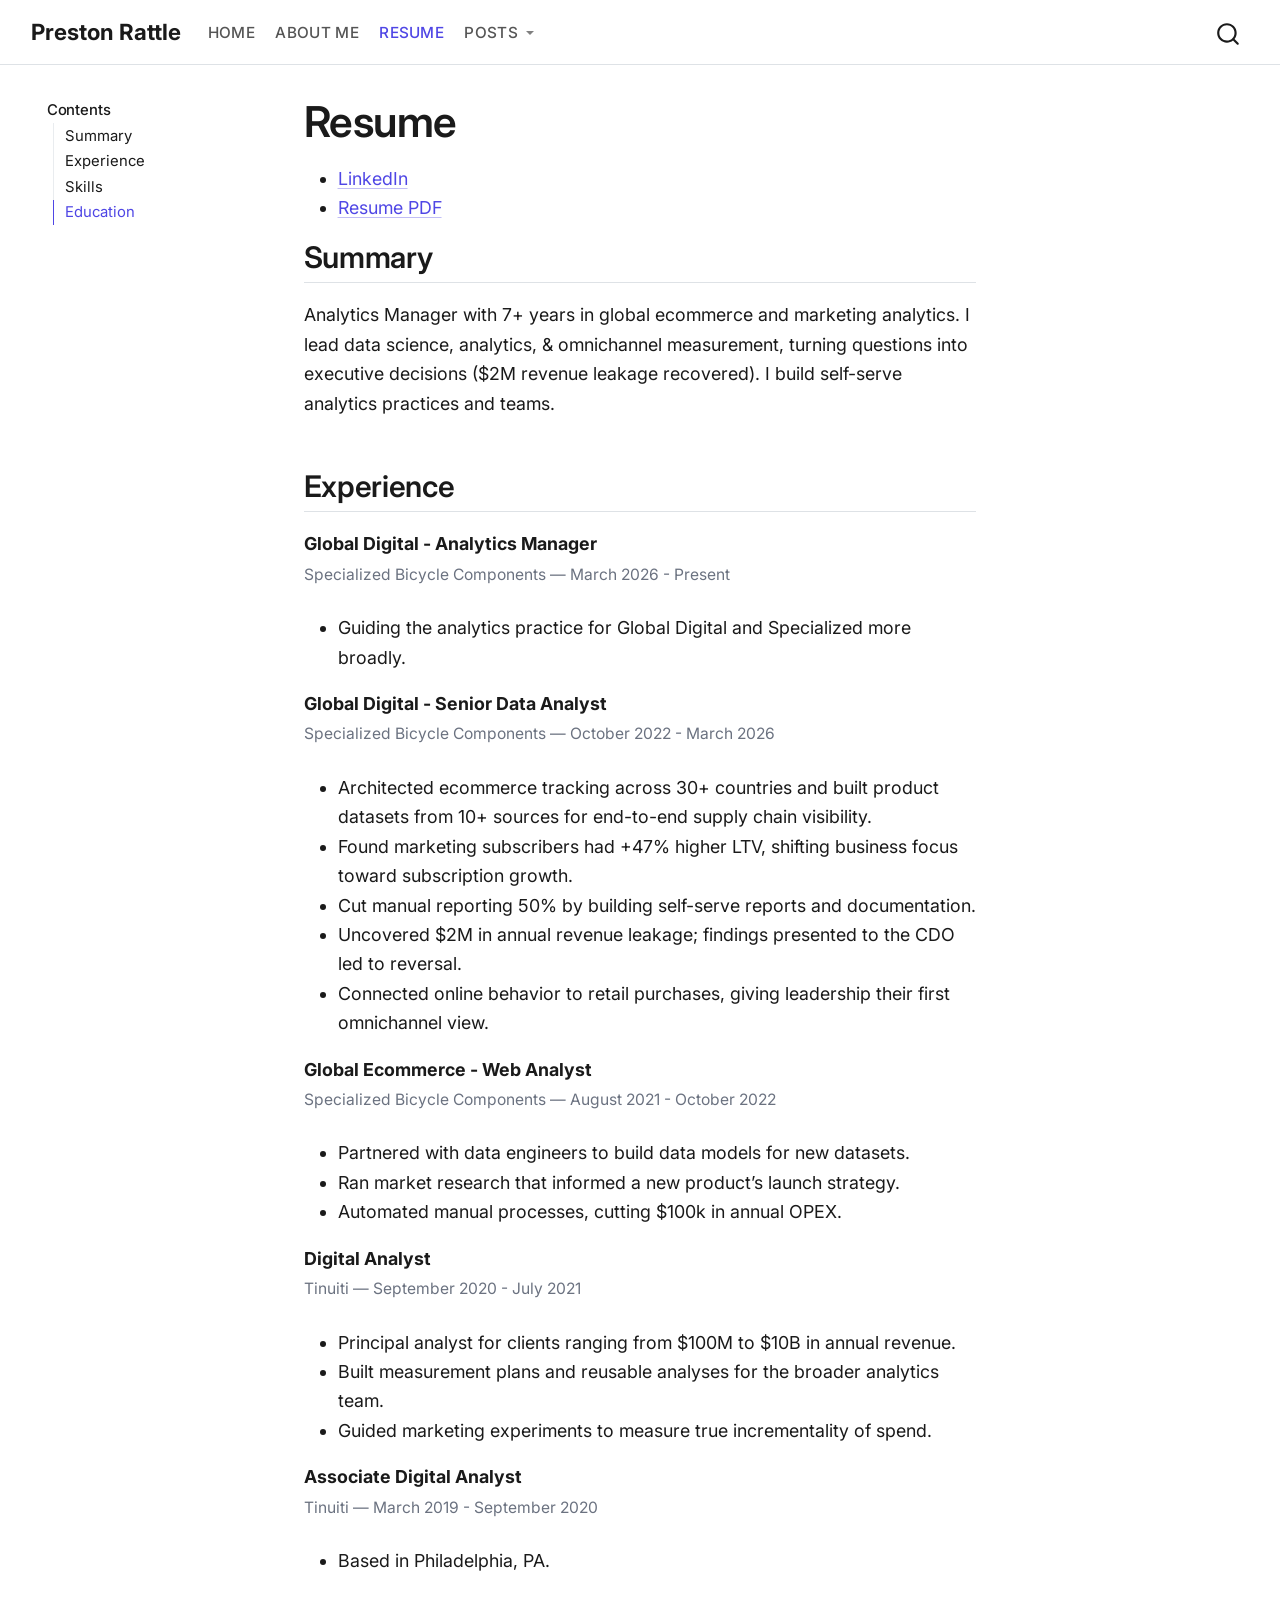
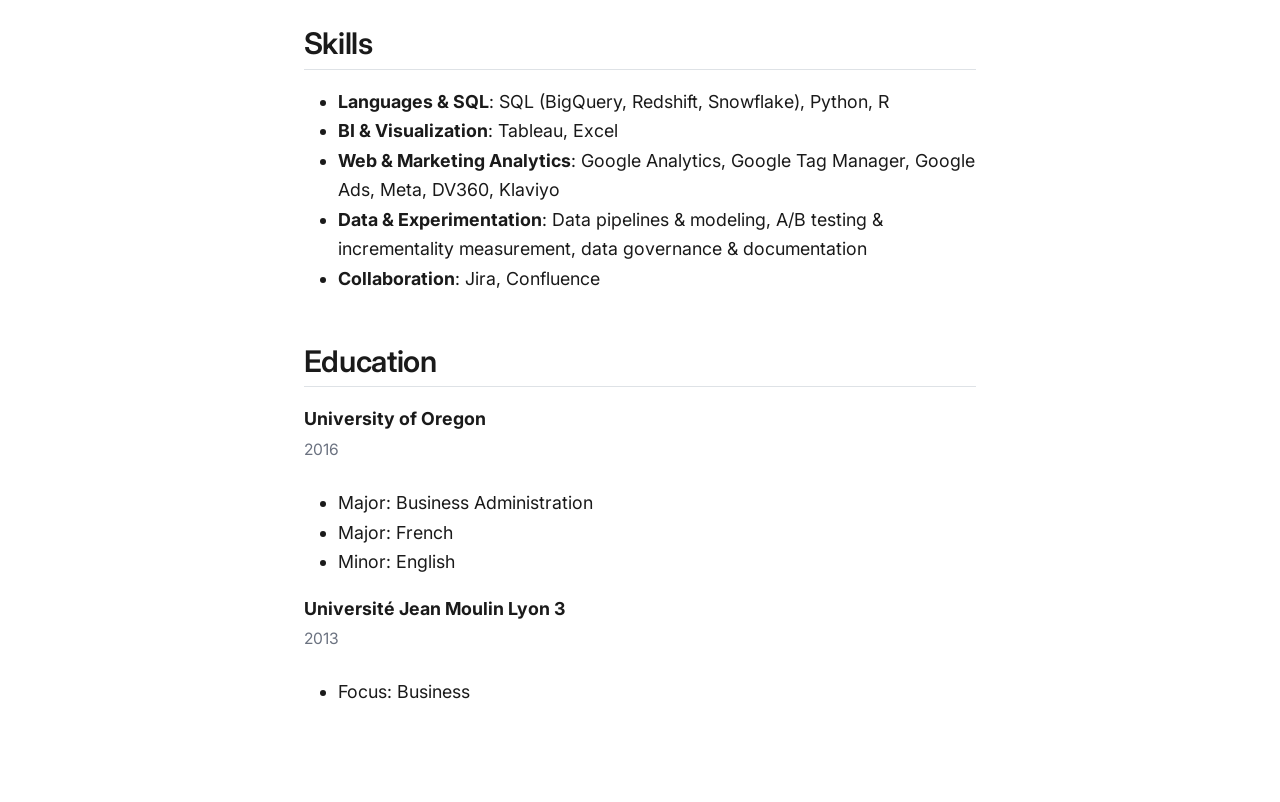
<file: resume.html>
<!DOCTYPE html>
<html xmlns="http://www.w3.org/1999/xhtml" lang="en" xml:lang="en"><head>

<meta charset="utf-8">
<meta name="generator" content="quarto-1.10.18">

<meta name="viewport" content="width=device-width, initial-scale=1.0, user-scalable=yes">


<title>Resume – Preston Rattle</title>
<style>
/* Default styles provided by pandoc.
** See https://pandoc.org/MANUAL.html#variables-for-html for config info.
*/
span.smallcaps{font-variant: small-caps;}
div.columns{display: flex; gap: 1.5em;}
div.column{flex: auto;}
@media screen {
div.columns{gap: min(4vw, 1.5em);}
div.column{overflow-x: auto;}
}
div.hanging-indent{margin-left: 1.5em; text-indent: -1.5em;}
ul.task-list{list-style: none;}
ul.task-list li input[type="checkbox"] {
  width: 0.8em;
  margin: 0 0.8em 0.2em -1em; /* quarto-specific, see https://github.com/quarto-dev/quarto-cli/issues/4556 */ 
  vertical-align: middle;
}
</style>


<script src="site_libs/quarto-nav/quarto-nav.js"></script>
<script src="site_libs/quarto-nav/headroom.min.js"></script>
<script src="site_libs/clipboard/clipboard.min.js"></script>
<script src="site_libs/quarto-search/autocomplete.umd.js"></script>
<script src="site_libs/quarto-search/fuse.min.js"></script>
<script src="site_libs/quarto-search/quarto-search.js"></script>
<meta name="quarto:offset" content="./">
<script src="site_libs/quarto-html/quarto.js" type="module"></script>
<script src="site_libs/quarto-html/tabsets/tabsets.js" type="module"></script>
<script src="site_libs/quarto-html/popper.min.js"></script>
<script src="site_libs/quarto-html/tippy.umd.min.js"></script>
<script src="site_libs/quarto-html/anchor.min.js"></script>
<link href="site_libs/quarto-html/tippy.css" rel="stylesheet">
<link href="site_libs/quarto-html/quarto-syntax-highlighting-64a204ab8560d761af7679ceaba22944.css" rel="stylesheet" id="quarto-text-highlighting-styles">
<script src="site_libs/bootstrap/bootstrap.min.js"></script>
<link href="site_libs/bootstrap/bootstrap-icons.css" rel="stylesheet">
<link href="site_libs/bootstrap/bootstrap-2f0d343f24569795746555a3f6393ace.min.css" rel="stylesheet" append-hash="true" id="quarto-bootstrap" data-mode="light">
<script id="quarto-search-options" type="application/json">{
  "location": "navbar",
  "copy-button": false,
  "collapse-after": 3,
  "panel-placement": "end",
  "type": "overlay",
  "limit": 50,
  "keyboard-shortcut": [
    "f",
    "/",
    "s"
  ],
  "show-item-context": false,
  "language": {
    "search-no-results-text": "No results",
    "search-matching-documents-text": "matching documents",
    "search-copy-link-title": "Copy link to search",
    "search-hide-matches-text": "Hide additional matches",
    "search-more-match-text": "more match in this document",
    "search-more-matches-text": "more matches in this document",
    "search-clear-button-title": "Clear",
    "search-text-placeholder": "",
    "search-detached-cancel-button-title": "Cancel",
    "search-submit-button-title": "Submit",
    "search-label": "Search"
  }
}</script>
<!-- Google Tag Manager -->
<script>(function(w,d,s,l,i){w[l]=w[l]||[];w[l].push({'gtm.start':
new Date().getTime(),event:'gtm.js'});var f=d.getElementsByTagName(s)[0],
j=d.createElement(s),dl=l!='dataLayer'?'&l='+l:'';j.async=true;j.src=
'https://www.googletagmanager.com/gtm.js?id='+i+dl;f.parentNode.insertBefore(j,f);
})(window,document,'script','dataLayer','GTM-WPG5TZR');</script>
<!-- End Google Tag Manager -->


</head>

<body class="floating nav-fixed quarto-light">

<div id="quarto-search-results"></div>
  <header id="quarto-header" class="headroom fixed-top">
    <nav class="navbar navbar-expand-lg " data-bs-theme="dark">
      <div class="navbar-container container-fluid">
      <div class="navbar-brand-container mx-auto">
    <a class="navbar-brand" href="./index.html">
    <span class="navbar-title">Preston Rattle</span>
    </a>
  </div>
            <div id="quarto-search" class="" title="Search"></div>
          <button class="navbar-toggler" type="button" data-bs-toggle="collapse" data-bs-target="#navbarCollapse" aria-controls="navbarCollapse" role="menu" aria-expanded="false" aria-label="Toggle navigation" onclick="if (window.quartoToggleHeadroom) { window.quartoToggleHeadroom(); }">
  <span class="navbar-toggler-icon"></span>
</button>
          <div class="collapse navbar-collapse" id="navbarCollapse">
            <ul class="navbar-nav navbar-nav-scroll me-auto">
  <li class="nav-item">
    <a class="nav-link" href="./index.html"> 
<span class="menu-text">Home</span></a>
  </li>  
  <li class="nav-item">
    <a class="nav-link" href="./about.html"> 
<span class="menu-text">About Me</span></a>
  </li>  
  <li class="nav-item">
    <a class="nav-link active" href="./resume.html" aria-current="page"> 
<span class="menu-text">Resume</span></a>
  </li>  
  <li class="nav-item dropdown ">
    <a class="nav-link dropdown-toggle" href="#" id="nav-menu-posts" role="link" data-bs-toggle="dropdown" aria-expanded="false">
 <span class="menu-text">Posts</span>
    </a>
    <ul class="dropdown-menu" aria-labelledby="nav-menu-posts">    
        <li>
    <a class="dropdown-item" href="./post1.html">
 <span class="dropdown-text">Latest Post</span></a>
  </li>  
        <li>
    <a class="dropdown-item" href="./posts.html">
 <span class="dropdown-text">All Posts</span></a>
  </li>  
    </ul>
  </li>
</ul>
          </div> <!-- /navcollapse -->
            <div class="quarto-navbar-tools">
</div>
      </div> <!-- /container-fluid -->
    </nav>
</header>
<!-- content -->
<div id="quarto-content" class="quarto-container page-columns page-rows-contents page-layout-article page-navbar">
<!-- sidebar -->
  <nav id="quarto-sidebar" class="sidebar collapse collapse-horizontal quarto-sidebar-collapse-item sidebar-navigation floating overflow-auto">
    <nav id="TOC" role="doc-toc" class="toc-active">
    <h2 id="toc-title">Contents</h2>
   
  <ul>
  <li><a href="#summary" id="toc-summary" class="nav-link active" data-scroll-target="#summary">Summary</a></li>
  <li><a href="#experience" id="toc-experience" class="nav-link" data-scroll-target="#experience">Experience</a></li>
  <li><a href="#skills" id="toc-skills" class="nav-link" data-scroll-target="#skills">Skills</a></li>
  <li><a href="#education" id="toc-education" class="nav-link" data-scroll-target="#education">Education</a></li>
  </ul>
</nav>
</nav>
<div id="quarto-sidebar-glass" class="quarto-sidebar-collapse-item" data-bs-toggle="collapse" data-bs-target=".quarto-sidebar-collapse-item"></div>
<!-- margin-sidebar -->
    <div id="quarto-margin-sidebar" class="sidebar margin-sidebar zindex-bottom">
    </div>
<!-- main -->
<main class="content" id="quarto-document-content">
<script>
  window.dataLayer = window.dataLayer || [];

  (function () {
    var path = window.location.pathname;
    var pageType;

    if (path === '/' || path.endsWith('/index.html')) {
      pageType = 'home';
    } else if (path.includes('about')) {
      pageType = 'about';
    } else if (path.includes('resume')) {
      pageType = 'resume';
    } else if (path.includes('post')) {
      pageType = 'post';
    } else {
      pageType = 'other';
    }

    dataLayer.push({
      'event': 'page_view',
      'page_type': pageType.toLowerCase(),
      'page_title': document.title.toLowerCase(),
      'page_url': window.location.href.toLowerCase()
    });
  })();
</script>
<script>
  window.dataLayer = window.dataLayer || [];

  document.addEventListener('click', function (e) {

    // search_start: user clicks the search icon/button that opens the search bar
    var searchButton = e.target.closest('#quarto-search .aa-DetachedSearchButton');
    if (searchButton) {
      dataLayer.push({ 'event': 'search_start' });
    }

    // search_complete: user clicks a result inside the search results list
    var resultLink = e.target.closest('.aa-Item a');
    if (resultLink) {
      var item = resultLink.closest('.aa-Item');
      var list = item ? item.closest('.aa-List') : null;
      var position = null;
      var resultCount = null;

      if (list) {
        var items = Array.prototype.slice.call(list.querySelectorAll('.aa-Item'));
        position = items.indexOf(item) + 1; // 1-based position
        resultCount = items.length;
      }

      // Page title: a doc-level result carries its own .search-result-title;
      // a grouped sub-section result (.search-result-doc-section) has none and
      // relies on the nearest preceding sibling item for the page it belongs to.
      var pageTitleEl = item ? item.querySelector('.search-result-title') : null;
      var pageTitleItem = item;
      while (!pageTitleEl && pageTitleItem && pageTitleItem.previousElementSibling) {
        pageTitleItem = pageTitleItem.previousElementSibling;
        pageTitleEl = pageTitleItem.querySelector('.search-result-title');
      }
      var resultPage = pageTitleEl ? pageTitleEl.textContent.trim().toLowerCase() : null;

      // Result title: prefer the matched section/heading name when present
      // (e.g. "Education"), falling back to the page title for page-level
      // matches with no specific heading.
      var sectionEl = item ? item.querySelector('.search-result-section') : null;
      var resultTitle = sectionEl
        ? sectionEl.textContent.trim().toLowerCase()
        : (resultPage || resultLink.textContent.trim().toLowerCase());

      var searchInput = document.querySelector('#quarto-search input, .aa-Input');
      var searchTerm = searchInput ? searchInput.value.toLowerCase() : '';

      dataLayer.push({
        'event': 'search_complete',
        'search_term': searchTerm,
        'result_position': position,
        'result_title': resultTitle,
        'result_page': resultPage,
        'result_count': resultCount
      });
    }

  });
</script>
<script>
  window.dataLayer = window.dataLayer || [];

  document.addEventListener('click', function (e) {
    var navLink = e.target.closest('.navbar a');
    if (navLink) {
      dataLayer.push({
        'event': 'click_navigation',
        'text': navLink.textContent.trim().toLowerCase()
      });
    }
  });
</script>
<script>
  window.dataLayer = window.dataLayer || [];

  document.addEventListener('click', function (e) {
    var card = e.target.closest('.home-card');
    if (card) {
      var headlineEl = card.querySelector('.home-card-title');
      var subtitleEl = card.querySelector('.home-card-desc');

      dataLayer.push({
        'event': 'click_home_card',
        'headline': headlineEl ? headlineEl.textContent.trim().toLowerCase() : null,
        'subtitle': subtitleEl ? subtitleEl.textContent.trim().toLowerCase() : null
      });
    }
  });
</script>
<!-- Google Tag Manager (noscript) -->
<noscript><iframe src="https://www.googletagmanager.com/ns.html?id=GTM-WPG5TZR" height="0" width="0" style="display:none;visibility:hidden"></iframe></noscript>
<!-- End Google Tag Manager (noscript) -->

<header id="title-block-header" class="quarto-title-block default">
<div class="quarto-title">
<h1 class="title">Resume</h1>
</div>



<div class="quarto-title-meta">

    
  
    
  </div>
  


</header>


<ul>
<li><a href="https://www.linkedin.com/in/prestonrattle/" target="_blank" rel="noopener">LinkedIn</a></li>
<li><a href="resume.pdf" target="_blank" rel="noopener">Resume PDF</a></li>
</ul>
<section id="summary" class="level2">
<h2 class="anchored" data-anchor-id="summary">Summary</h2>
<p>Analytics Manager with 7+ years in global ecommerce and marketing analytics. I lead data science, analytics, &amp; omnichannel measurement, turning questions into executive decisions ($2M revenue leakage recovered). I build self-serve analytics practices and teams.</p>
</section>
<section id="experience" class="level2">
<h2 class="anchored" data-anchor-id="experience">Experience</h2>
<p><strong>Global Digital - Analytics Manager</strong><br>
<span class="role-meta">Specialized Bicycle Components — March 2026 - Present</span></p>
<ul>
<li>Guiding the analytics practice for Global Digital and Specialized more broadly.</li>
</ul>
<p><strong>Global Digital - Senior Data Analyst</strong><br>
<span class="role-meta">Specialized Bicycle Components — October 2022 - March 2026</span></p>
<ul>
<li>Architected ecommerce tracking across 30+ countries and built product datasets from 10+ sources for end-to-end supply chain visibility.</li>
<li>Found marketing subscribers had +47% higher LTV, shifting business focus toward subscription growth.</li>
<li>Cut manual reporting 50% by building self-serve reports and documentation.</li>
<li>Uncovered $2M in annual revenue leakage; findings presented to the CDO led to reversal.</li>
<li>Connected online behavior to retail purchases, giving leadership their first omnichannel view.</li>
</ul>
<p><strong>Global Ecommerce - Web Analyst</strong><br>
<span class="role-meta">Specialized Bicycle Components — August 2021 - October 2022</span></p>
<ul>
<li>Partnered with data engineers to build data models for new datasets.</li>
<li>Ran market research that informed a new product’s launch strategy.</li>
<li>Automated manual processes, cutting $100k in annual OPEX.</li>
</ul>
<p><strong>Digital Analyst</strong><br>
<span class="role-meta">Tinuiti — September 2020 - July 2021</span></p>
<ul>
<li>Principal analyst for clients ranging from $100M to $10B in annual revenue.</li>
<li>Built measurement plans and reusable analyses for the broader analytics team.</li>
<li>Guided marketing experiments to measure true incrementality of spend.</li>
</ul>
<p><strong>Associate Digital Analyst</strong><br>
<span class="role-meta">Tinuiti — March 2019 - September 2020</span></p>
<ul>
<li>Based in Philadelphia, PA.</li>
</ul>
</section>
<section id="skills" class="level2">
<h2 class="anchored" data-anchor-id="skills">Skills</h2>
<ul>
<li><strong>Languages &amp; SQL</strong>: SQL (BigQuery, Redshift, Snowflake), Python, R</li>
<li><strong>BI &amp; Visualization</strong>: Tableau, Excel</li>
<li><strong>Web &amp; Marketing Analytics</strong>: Google Analytics, Google Tag Manager, Google Ads, Meta, DV360, Klaviyo</li>
<li><strong>Data &amp; Experimentation</strong>: Data pipelines &amp; modeling, A/B testing &amp; incrementality measurement, data governance &amp; documentation</li>
<li><strong>Collaboration</strong>: Jira, Confluence</li>
</ul>
</section>
<section id="education" class="level2">
<h2 class="anchored" data-anchor-id="education">Education</h2>
<p><strong>University of Oregon</strong><br>
<span class="role-meta">2016</span></p>
<ul>
<li>Major: Business Administration</li>
<li>Major: French</li>
<li>Minor: English</li>
</ul>
<p><strong>Université Jean Moulin Lyon 3</strong><br>
<span class="role-meta">2013</span></p>
<ul>
<li>Focus: Business</li>
</ul>


</section>

</main> <!-- /main -->
<script>
  document.addEventListener('DOMContentLoaded', function () {
    var toggle = document.getElementById('nav-menu-posts');
    if (toggle) {
      toggle.setAttribute('href', './posts.html');
      toggle.removeAttribute('data-bs-toggle');
      toggle.removeAttribute('role');
    }

    var recentPostLink = document.querySelector('a.dropdown-item[href$="post1.html"]');
    if (recentPostLink) {
      var textEl = recentPostLink.querySelector('.dropdown-text');
      if (textEl) {
        textEl.innerHTML =
          '<span class="dropdown-text-primary">Latest Post</span>' +
          '<span class="dropdown-text-secondary">Post #1</span>';
      }
    }
  });
</script>
<script id="quarto-html-after-body" type="application/javascript">
  window.document.addEventListener("DOMContentLoaded", function (event) {
    const icon = "";
    const anchorJS = new window.AnchorJS();
    anchorJS.options = {
      placement: 'right',
      icon: icon
    };
    anchorJS.add('.anchored');
    const isCodeAnnotation = (el) => {
      for (const clz of el.classList) {
        if (clz.startsWith('code-annotation-')) {                     
          return true;
        }
      }
      return false;
    }
    const onCopySuccess = function(e) {
      // button target
      const button = e.trigger;
      // don't keep focus
      button.blur();
      // flash "checked"
      button.classList.add('code-copy-button-checked');
      var currentTitle = button.getAttribute("title");
      button.setAttribute("title", "Copied!");
      let tooltip;
      if (window.bootstrap) {
        button.setAttribute("data-bs-toggle", "tooltip");
        button.setAttribute("data-bs-placement", "left");
        button.setAttribute("data-bs-title", "Copied!");
        tooltip = new bootstrap.Tooltip(button, 
          { trigger: "manual", 
            customClass: "code-copy-button-tooltip",
            offset: [0, -8]});
        tooltip.show();    
      }
      setTimeout(function() {
        if (tooltip) {
          tooltip.hide();
          button.removeAttribute("data-bs-title");
          button.removeAttribute("data-bs-toggle");
          button.removeAttribute("data-bs-placement");
        }
        button.setAttribute("title", currentTitle);
        button.classList.remove('code-copy-button-checked');
      }, 1000);
      // clear code selection
      e.clearSelection();
    }
    const getTextToCopy = function(trigger) {
      const outerScaffold = trigger.parentElement.cloneNode(true);
      const codeEl = outerScaffold.querySelector('code');
      for (const childEl of codeEl.children) {
        if (isCodeAnnotation(childEl)) {
          childEl.remove();
        }
      }
      return codeEl.innerText;
    }
    const clipboard = new window.ClipboardJS('.code-copy-button:not([data-in-quarto-modal])', {
      text: getTextToCopy
    });
    clipboard.on('success', onCopySuccess);
    if (window.document.getElementById('quarto-embedded-source-code-modal')) {
      const clipboardModal = new window.ClipboardJS('.code-copy-button[data-in-quarto-modal]', {
        text: getTextToCopy,
        container: window.document.getElementById('quarto-embedded-source-code-modal')
      });
      clipboardModal.on('success', onCopySuccess);
    }
      var localhostRegex = new RegExp(/^(?:http|https):\/\/localhost\:?[0-9]*\//);
      var mailtoRegex = new RegExp(/^mailto:/);
        var filterRegex = new RegExp('/' + window.location.host + '/');
      var isInternal = (href) => {
          return filterRegex.test(href) || localhostRegex.test(href) || mailtoRegex.test(href);
      }
      // Inspect non-navigation links and adorn them if external
     var links = window.document.querySelectorAll('a[href]:not(.nav-link):not(.navbar-brand):not(.toc-action):not(.sidebar-link):not(.sidebar-item-toggle):not(.pagination-link):not(.no-external):not([aria-hidden]):not(.dropdown-item):not(.quarto-navigation-tool):not(.about-link)');
      for (var i=0; i<links.length; i++) {
        const link = links[i];
        if (!isInternal(link.href)) {
          // undo the damage that might have been done by quarto-nav.js in the case of
          // links that we want to consider external
          if (link.dataset.originalHref !== undefined) {
            link.href = link.dataset.originalHref;
          }
        }
      }
    function tippyHover(el, contentFn, onTriggerFn, onUntriggerFn) {
      const config = {
        allowHTML: true,
        maxWidth: 500,
        delay: 100,
        arrow: false,
        appendTo: function(el) {
            return el.parentElement;
        },
        interactive: true,
        interactiveBorder: 10,
        theme: 'quarto',
        placement: 'bottom-start',
      };
      if (contentFn) {
        config.content = contentFn;
      }
      if (onTriggerFn) {
        config.onTrigger = onTriggerFn;
      }
      if (onUntriggerFn) {
        config.onUntrigger = onUntriggerFn;
      }
      window.tippy(el, config); 
    }
    const noterefs = window.document.querySelectorAll('a[role="doc-noteref"]');
    for (var i=0; i<noterefs.length; i++) {
      const ref = noterefs[i];
      tippyHover(ref, function() {
        // use id or data attribute instead here
        let href = ref.getAttribute('data-footnote-href') || ref.getAttribute('href');
        try { href = new URL(href).hash; } catch {}
        const id = href.replace(/^#\/?/, "");
        const note = window.document.getElementById(id);
        if (note) {
          return note.innerHTML;
        } else {
          return "";
        }
      });
    }
    const xrefs = window.document.querySelectorAll('a.quarto-xref');
    const processXRef = (id, note) => {
      // Strip column container classes
      const stripColumnClz = (el) => {
        el.classList.remove("page-full", "page-columns");
        if (el.children) {
          for (const child of el.children) {
            stripColumnClz(child);
          }
        }
      }
      stripColumnClz(note)
      if (id === null || id.startsWith('sec-')) {
        // Special case sections, only their first couple elements
        const container = document.createElement("div");
        if (note.children && note.children.length > 2) {
          container.appendChild(note.children[0].cloneNode(true));
          for (let i = 1; i < note.children.length; i++) {
            const child = note.children[i];
            if (child.tagName === "P" && child.innerText === "") {
              continue;
            } else {
              container.appendChild(child.cloneNode(true));
              break;
            }
          }
          if (window.Quarto?.typesetMath) {
            window.Quarto.typesetMath(container);
          }
          return container.innerHTML
        } else {
          if (window.Quarto?.typesetMath) {
            window.Quarto.typesetMath(note);
          }
          return note.innerHTML;
        }
      } else {
        // Remove any anchor links if they are present
        const anchorLink = note.querySelector('a.anchorjs-link');
        if (anchorLink) {
          anchorLink.remove();
        }
        if (window.Quarto?.typesetMath) {
          window.Quarto.typesetMath(note);
        }
        if (note.classList.contains("callout")) {
          return note.outerHTML;
        } else {
          return note.innerHTML;
        }
      }
    }
    for (var i=0; i<xrefs.length; i++) {
      const xref = xrefs[i];
      tippyHover(xref, undefined, function(instance) {
        instance.disable();
        let url = xref.getAttribute('href');
        let hash = undefined; 
        if (url.startsWith('#')) {
          hash = url;
        } else {
          try { hash = new URL(url).hash; } catch {}
        }
        if (hash) {
          const id = hash.replace(/^#\/?/, "");
          const note = window.document.getElementById(id);
          if (note !== null) {
            try {
              const html = processXRef(id, note.cloneNode(true));
              instance.setContent(html);
            } finally {
              instance.enable();
              instance.show();
            }
          } else {
            // See if we can fetch this
            fetch(url.split('#')[0])
            .then(res => res.text())
            .then(html => {
              const parser = new DOMParser();
              const htmlDoc = parser.parseFromString(html, "text/html");
              const note = htmlDoc.getElementById(id);
              if (note !== null) {
                const html = processXRef(id, note);
                instance.setContent(html);
              } 
            }).finally(() => {
              instance.enable();
              instance.show();
            });
          }
        } else {
          // See if we can fetch a full url (with no hash to target)
          // This is a special case and we should probably do some content thinning / targeting
          fetch(url)
          .then(res => res.text())
          .then(html => {
            const parser = new DOMParser();
            const htmlDoc = parser.parseFromString(html, "text/html");
            const note = htmlDoc.querySelector('main.content');
            if (note !== null) {
              // This should only happen for chapter cross references
              // (since there is no id in the URL)
              // remove the first header
              if (note.children.length > 0 && note.children[0].tagName === "HEADER") {
                note.children[0].remove();
              }
              const html = processXRef(null, note);
              instance.setContent(html);
            } 
          }).finally(() => {
            instance.enable();
            instance.show();
          });
        }
      }, function(instance) {
      });
    }
        let selectedAnnoteEl;
        const selectorForAnnotation = ( cell, annotation) => {
          let cellAttr = 'data-code-cell="' + cell + '"';
          let lineAttr = 'data-code-annotation="' +  annotation + '"';
          const selector = 'span[' + cellAttr + '][' + lineAttr + ']';
          return selector;
        }
        const selectCodeLines = (annoteEl) => {
          const doc = window.document;
          const targetCell = annoteEl.getAttribute("data-target-cell");
          const targetAnnotation = annoteEl.getAttribute("data-target-annotation");
          const annoteSpan = window.document.querySelector(selectorForAnnotation(targetCell, targetAnnotation));
          const lines = annoteSpan.getAttribute("data-code-lines").split(",");
          const lineIds = lines.map((line) => {
            return targetCell + "-" + line;
          })
          let top = null;
          let height = null;
          let parent = null;
          if (lineIds.length > 0) {
              //compute the position of the single el (top and bottom and make a div)
              const el = window.document.getElementById(lineIds[0]);
              top = el.offsetTop;
              height = el.offsetHeight;
              parent = el.parentElement.parentElement;
            if (lineIds.length > 1) {
              const lastEl = window.document.getElementById(lineIds[lineIds.length - 1]);
              const bottom = lastEl.offsetTop + lastEl.offsetHeight;
              height = bottom - top;
            }
            if (top !== null && height !== null && parent !== null) {
              // cook up a div (if necessary) and position it 
              let div = window.document.getElementById("code-annotation-line-highlight");
              if (div === null) {
                div = window.document.createElement("div");
                div.setAttribute("id", "code-annotation-line-highlight");
                div.style.position = 'absolute';
                parent.appendChild(div);
              }
              div.style.top = top - 2 + "px";
              div.style.height = height + 4 + "px";
              div.style.left = 0;
              let gutterDiv = window.document.getElementById("code-annotation-line-highlight-gutter");
              if (gutterDiv === null) {
                gutterDiv = window.document.createElement("div");
                gutterDiv.setAttribute("id", "code-annotation-line-highlight-gutter");
                gutterDiv.style.position = 'absolute';
                const codeCell = window.document.getElementById(targetCell);
                const gutter = codeCell.querySelector('.code-annotation-gutter');
                gutter.appendChild(gutterDiv);
              }
              gutterDiv.style.top = top - 2 + "px";
              gutterDiv.style.height = height + 4 + "px";
            }
            selectedAnnoteEl = annoteEl;
          }
        };
        const unselectCodeLines = () => {
          const elementsIds = ["code-annotation-line-highlight", "code-annotation-line-highlight-gutter"];
          elementsIds.forEach((elId) => {
            const div = window.document.getElementById(elId);
            if (div) {
              div.remove();
            }
          });
          selectedAnnoteEl = undefined;
        };
          // Handle positioning of the toggle
      window.addEventListener(
        "resize",
        throttle(() => {
          elRect = undefined;
          if (selectedAnnoteEl) {
            selectCodeLines(selectedAnnoteEl);
          }
        }, 10)
      );
      function throttle(fn, ms) {
      let throttle = false;
      let timer;
        return (...args) => {
          if(!throttle) { // first call gets through
              fn.apply(this, args);
              throttle = true;
          } else { // all the others get throttled
              if(timer) clearTimeout(timer); // cancel #2
              timer = setTimeout(() => {
                fn.apply(this, args);
                timer = throttle = false;
              }, ms);
          }
        };
      }
        // Attach click handler to the DT
        const annoteDls = window.document.querySelectorAll('dt[data-target-cell]');
        for (const annoteDlNode of annoteDls) {
          annoteDlNode.addEventListener('click', (event) => {
            const clickedEl = event.target;
            if (clickedEl !== selectedAnnoteEl) {
              unselectCodeLines();
              const activeEl = window.document.querySelector('dt[data-target-cell].code-annotation-active');
              if (activeEl) {
                activeEl.classList.remove('code-annotation-active');
              }
              selectCodeLines(clickedEl);
              clickedEl.classList.add('code-annotation-active');
            } else {
              // Unselect the line
              unselectCodeLines();
              clickedEl.classList.remove('code-annotation-active');
            }
          });
        }
    const findCites = (el) => {
      const parentEl = el.parentElement;
      if (parentEl) {
        const cites = parentEl.dataset.cites;
        if (cites) {
          return {
            el,
            cites: cites.split(' ')
          };
        } else {
          return findCites(el.parentElement)
        }
      } else {
        return undefined;
      }
    };
    var bibliorefs = window.document.querySelectorAll('a[role="doc-biblioref"]');
    for (var i=0; i<bibliorefs.length; i++) {
      const ref = bibliorefs[i];
      const citeInfo = findCites(ref);
      if (citeInfo) {
        tippyHover(citeInfo.el, function() {
          var popup = window.document.createElement('div');
          citeInfo.cites.forEach(function(cite) {
            var citeDiv = window.document.createElement('div');
            citeDiv.classList.add('hanging-indent');
            citeDiv.classList.add('csl-entry');
            var biblioDiv = window.document.getElementById('ref-' + cite);
            if (biblioDiv) {
              citeDiv.innerHTML = biblioDiv.innerHTML;
            }
            popup.appendChild(citeDiv);
          });
          return popup.innerHTML;
        });
      }
    }
  });
  </script>
</div> <!-- /content -->




</body></html>
</file>
<file: site_libs/quarto-html/tippy.css>
.tippy-box[data-animation=fade][data-state=hidden]{opacity:0}[data-tippy-root]{max-width:calc(100vw - 10px)}.tippy-box{position:relative;background-color:#333;color:#fff;border-radius:4px;font-size:14px;line-height:1.4;white-space:normal;outline:0;transition-property:transform,visibility,opacity}.tippy-box[data-placement^=top]>.tippy-arrow{bottom:0}.tippy-box[data-placement^=top]>.tippy-arrow:before{bottom:-7px;left:0;border-width:8px 8px 0;border-top-color:initial;transform-origin:center top}.tippy-box[data-placement^=bottom]>.tippy-arrow{top:0}.tippy-box[data-placement^=bottom]>.tippy-arrow:before{top:-7px;left:0;border-width:0 8px 8px;border-bottom-color:initial;transform-origin:center bottom}.tippy-box[data-placement^=left]>.tippy-arrow{right:0}.tippy-box[data-placement^=left]>.tippy-arrow:before{border-width:8px 0 8px 8px;border-left-color:initial;right:-7px;transform-origin:center left}.tippy-box[data-placement^=right]>.tippy-arrow{left:0}.tippy-box[data-placement^=right]>.tippy-arrow:before{left:-7px;border-width:8px 8px 8px 0;border-right-color:initial;transform-origin:center right}.tippy-box[data-inertia][data-state=visible]{transition-timing-function:cubic-bezier(.54,1.5,.38,1.11)}.tippy-arrow{width:16px;height:16px;color:#333}.tippy-arrow:before{content:"";position:absolute;border-color:transparent;border-style:solid}.tippy-content{position:relative;padding:5px 9px;z-index:1}
</file>
<file: site_libs/quarto-html/quarto-syntax-highlighting-64a204ab8560d761af7679ceaba22944.css>
/* quarto syntax highlight colors */
:root {
  --quarto-hl-ot-color: #003B4F;
  --quarto-hl-at-color: #657422;
  --quarto-hl-ss-color: #20794D;
  --quarto-hl-an-color: #5E5E5E;
  --quarto-hl-fu-color: #4758AB;
  --quarto-hl-st-color: #20794D;
  --quarto-hl-cf-color: #003B4F;
  --quarto-hl-op-color: #5E5E5E;
  --quarto-hl-er-color: #AD0000;
  --quarto-hl-bn-color: #AD0000;
  --quarto-hl-al-color: #AD0000;
  --quarto-hl-va-color: #111111;
  --quarto-hl-bu-color: inherit;
  --quarto-hl-ex-color: inherit;
  --quarto-hl-pp-color: #AD0000;
  --quarto-hl-in-color: #5E5E5E;
  --quarto-hl-vs-color: #20794D;
  --quarto-hl-wa-color: #5E5E5E;
  --quarto-hl-do-color: #5E5E5E;
  --quarto-hl-im-color: #00769E;
  --quarto-hl-ch-color: #20794D;
  --quarto-hl-dt-color: #AD0000;
  --quarto-hl-fl-color: #AD0000;
  --quarto-hl-co-color: #5E5E5E;
  --quarto-hl-cv-color: #5E5E5E;
  --quarto-hl-cn-color: #8f5902;
  --quarto-hl-sc-color: #5E5E5E;
  --quarto-hl-dv-color: #AD0000;
  --quarto-hl-kw-color: #003B4F;
}

/* other quarto variables */
:root {
  --quarto-font-monospace: SFMono-Regular, Menlo, Monaco, Consolas, "Liberation Mono", "Courier New", monospace;
}

/* syntax highlight based on Pandoc's rules */
pre > code.sourceCode > span {
  color: #003B4F;
}

code.sourceCode > span {
  color: #003B4F;
}

div.sourceCode,
div.sourceCode pre.sourceCode {
  color: #003B4F;
}

/* Normal */
code span {
  color: #003B4F;
}

/* Alert */
code span.al {
  color: #AD0000;
  font-style: inherit;
}

/* Annotation */
code span.an {
  color: #5E5E5E;
  font-style: inherit;
}

/* Attribute */
code span.at {
  color: #657422;
  font-style: inherit;
}

/* BaseN */
code span.bn {
  color: #AD0000;
  font-style: inherit;
}

/* BuiltIn */
code span.bu {
  font-style: inherit;
}

/* ControlFlow */
code span.cf {
  color: #003B4F;
  font-weight: bold;
  font-style: inherit;
}

/* Char */
code span.ch {
  color: #20794D;
  font-style: inherit;
}

/* Constant */
code span.cn {
  color: #8f5902;
  font-style: inherit;
}

/* Comment */
code span.co {
  color: #5E5E5E;
  font-style: inherit;
}

/* CommentVar */
code span.cv {
  color: #5E5E5E;
  font-style: italic;
}

/* Documentation */
code span.do {
  color: #5E5E5E;
  font-style: italic;
}

/* DataType */
code span.dt {
  color: #AD0000;
  font-style: inherit;
}

/* DecVal */
code span.dv {
  color: #AD0000;
  font-style: inherit;
}

/* Error */
code span.er {
  color: #AD0000;
  font-style: inherit;
}

/* Extension */
code span.ex {
  font-style: inherit;
}

/* Float */
code span.fl {
  color: #AD0000;
  font-style: inherit;
}

/* Function */
code span.fu {
  color: #4758AB;
  font-style: inherit;
}

/* Import */
code span.im {
  color: #00769E;
  font-style: inherit;
}

/* Information */
code span.in {
  color: #5E5E5E;
  font-style: inherit;
}

/* Keyword */
code span.kw {
  color: #003B4F;
  font-weight: bold;
  font-style: inherit;
}

/* Operator */
code span.op {
  color: #5E5E5E;
  font-style: inherit;
}

/* Other */
code span.ot {
  color: #003B4F;
  font-style: inherit;
}

/* Preprocessor */
code span.pp {
  color: #AD0000;
  font-style: inherit;
}

/* SpecialChar */
code span.sc {
  color: #5E5E5E;
  font-style: inherit;
}

/* SpecialString */
code span.ss {
  color: #20794D;
  font-style: inherit;
}

/* String */
code span.st {
  color: #20794D;
  font-style: inherit;
}

/* Variable */
code span.va {
  color: #111111;
  font-style: inherit;
}

/* VerbatimString */
code span.vs {
  color: #20794D;
  font-style: inherit;
}

/* Warning */
code span.wa {
  color: #5E5E5E;
  font-style: italic;
}

.prevent-inlining {
  content: "</";
}

/*# sourceMappingURL=9d8d5bb603a83b8298b89080a598c93b.css.map */
</file>
